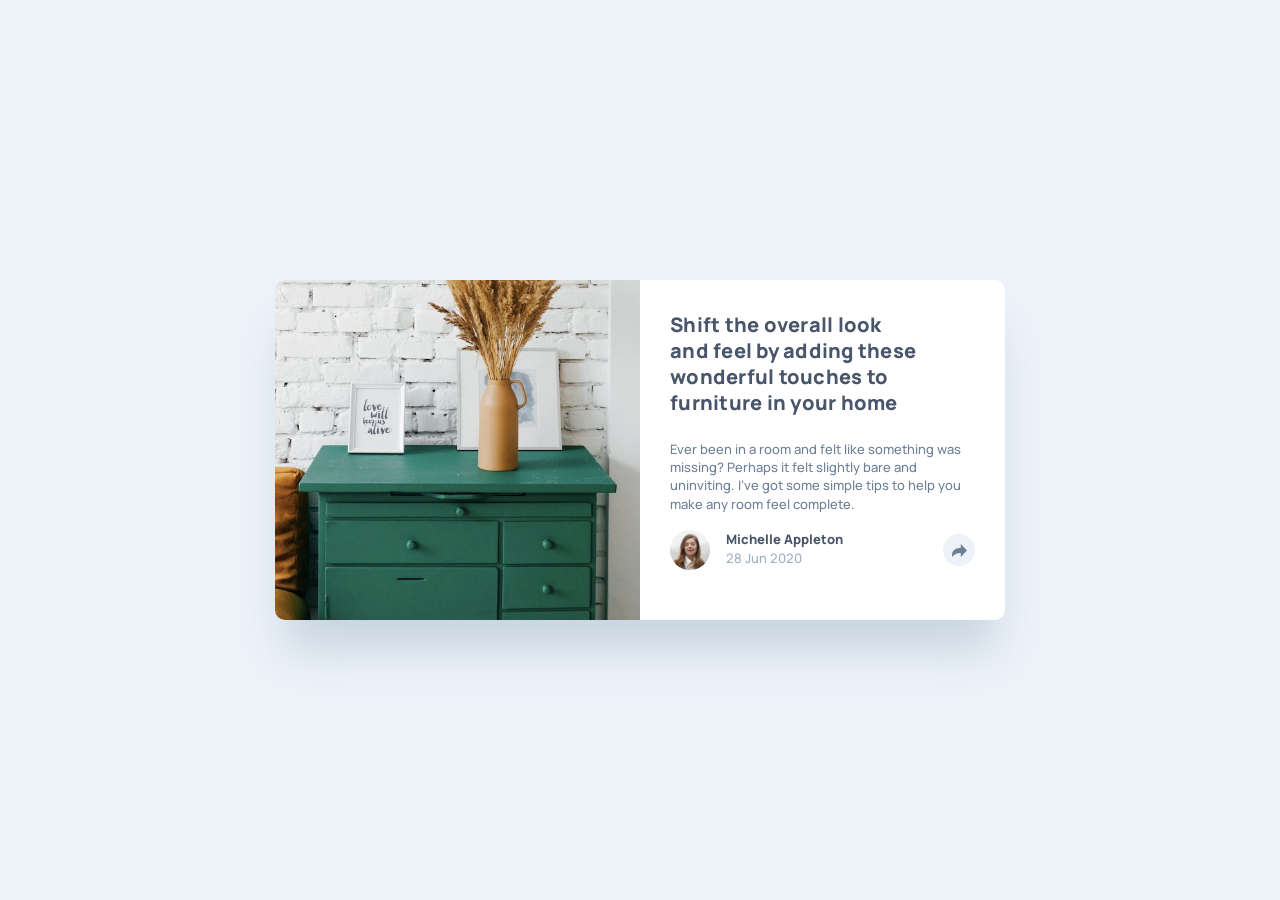
<file: article-preview-component-master/index.html>
<!DOCTYPE html>
<html lang="en">

<head>
  <meta charset="UTF-8">
  <meta name="viewport" content="width=device-width, initial-scale=1.0">

  <!-- Google Font  -->
  <link rel="preconnect" href="https://fonts.googleapis.com">
  <link rel="preconnect" href="https://fonts.gstatic.com" crossorigin>
  <link href="https://fonts.googleapis.com/css2?family=Manrope:wght@200..800&display=swap" rel="stylesheet">

  <link rel="icon" type="image/png" sizes="32x32" href="./images/favicon-32x32.png">
  <link rel="stylesheet" href="./styles/chores.css">
  <link rel="stylesheet" href="./styles/style.css">

  <script defer src="./main.js"></script>

  <title>Frontend Mentor | Article preview component</title>

</head>

<body>
  <main>
    <article class="card" aria-labelledby="article-title">
      <div class="card-image">
        <img src="./images/drawers.jpg" alt="">
      </div>

      <div class="card-content">
        <div class="text-content">
          <h1 class="description" id="article-title">
            Shift the overall look and feel by adding these wonderful
            touches to furniture in your home
          </h1>

          <p class="details">
            Ever been in a room and felt like something was missing? Perhaps
            it felt slightly bare and uninviting. I’ve got some simple tips
            to help you make any room feel complete.
          </p>
        </div>
      </div>

      <div class="avatar">
        <div class="avatar-info">
          <div class="avatar-image">
            <img src="./images/avatar-michelle.jpg" alt="">
          </div>

          <div class="avatar-details">
            <p class="name">Michelle Appleton</p>
            <p class="date">28 Jun 2020</p>
          </div>
        </div>

        <div class="share" id="share-menu">
          <p>SHARE</p>

          <div class="socials">
            <a href="https://facebook.com" aria-label="Visit Facebook">
              <img src="./images/icon-facebook.svg" alt="">
            </a>

            <a href="https://x.com/Hshs_dev" aria-label="Visit X">
              <img src="./images/icon-twitter.svg" alt="">
            </a>

            <a href="https://www.pinterest.com/" aria-label="Visit Pinterest">
              <img src="./images/icon-pinterest.svg" alt="">
            </a>
          </div>
        </div>

        <button type="button" aria-label="Share article" aria-expanded="false" aria-controls="share-menu">
          <svg xmlns="http://www.w3.org/2000/svg" width="15" height="13" aria-hidden="true" focusable="false">
            <path fill="currentColor"
              d="M15 6.495L8.766.014V3.88H7.441C3.33 3.88 0 7.039 0 10.936v2.049l.589-.612C2.59 10.294 5.422 9.11 8.39 9.11h.375v3.867L15 6.495z" />
          </svg>
        </button>
      </div>
    </article>
  </main>
</body>


</html>
</file>
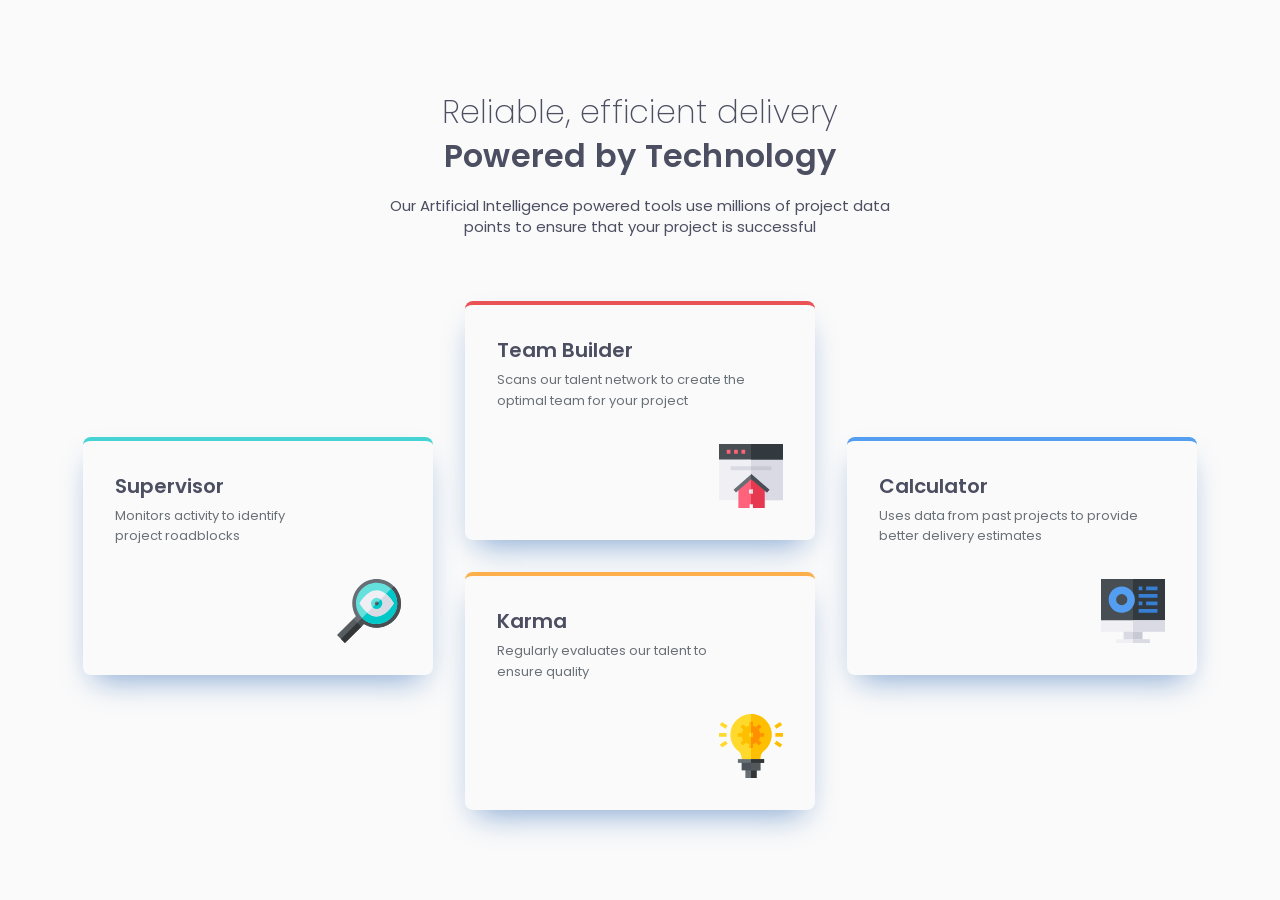
<file: four-card-feature-section-master/index.html>
<!DOCTYPE html>
<html lang="en">

<head>
  <meta charset="UTF-8">
  <meta name="viewport" content="width=device-width, initial-scale=1.0">

  <link rel="icon" type="image/png" sizes="32x32" href="./images/favicon-32x32.png">
  <link rel="stylesheet" href="./style.css">

  <title>Frontend Mentor | Four card feature section</title>

  <!--  Google Fonts  -->
  <link rel="preconnect" href="https://fonts.googleapis.com">
  <link rel="preconnect" href="https://fonts.gstatic.com" crossorigin>
  <link
    href="https://fonts.googleapis.com/css2?family=Poppins:ital,wght@0,100;0,200;0,300;0,400;0,500;0,600;0,700;0,800;0,900;1,100;1,200;1,300;1,400;1,500;1,600;1,700;1,800;1,900&display=swap"
    rel="stylesheet">


</head>

<body>
  <header>
    <h1>
      Reliable, efficient delivery
      <br>
      <span>
        Powered by Technology
      </span>
    </h1>
    <p>
      Our Artificial Intelligence powered tools use millions of project data points to ensure that your project is
      successful
    </p>
  </header>

  <main>
    <article class="card cyan">
      <div>
        <h2>
          Supervisor
        </h2>
        <p>
          Monitors activity to identify project roadblocks
        </p>
      </div>
      <img src="./images/icon-supervisor.svg" alt="Magnifying Glass Icon">
    </article>

    <article class="card red">
      <div>
        <h2>
          Team Builder
        </h2>
        <p>
          Scans our talent network to create the optimal team for your project
        </p>
      </div>
      <img src="./images/icon-team-builder.svg" alt="House Icon">
    </article>

    <article class="card orange">
      <div>
        <h2>
          Karma
        </h2>
        <p>
          Regularly evaluates our talent to ensure quality
        </p>
      </div>
      <img src="./images/icon-karma.svg" alt="Light Bulb Icon">
    </article>

    <article class="card blue">
      <div>
        <h2>
          Calculator
        </h2>
        <p>
          Uses data from past projects to provide better delivery estimates
        </p>
      </div>
      <img src="./images/icon-calculator.svg" alt="Monitor Icon">
    </article>
  </main>

</body>

</html>
</file>
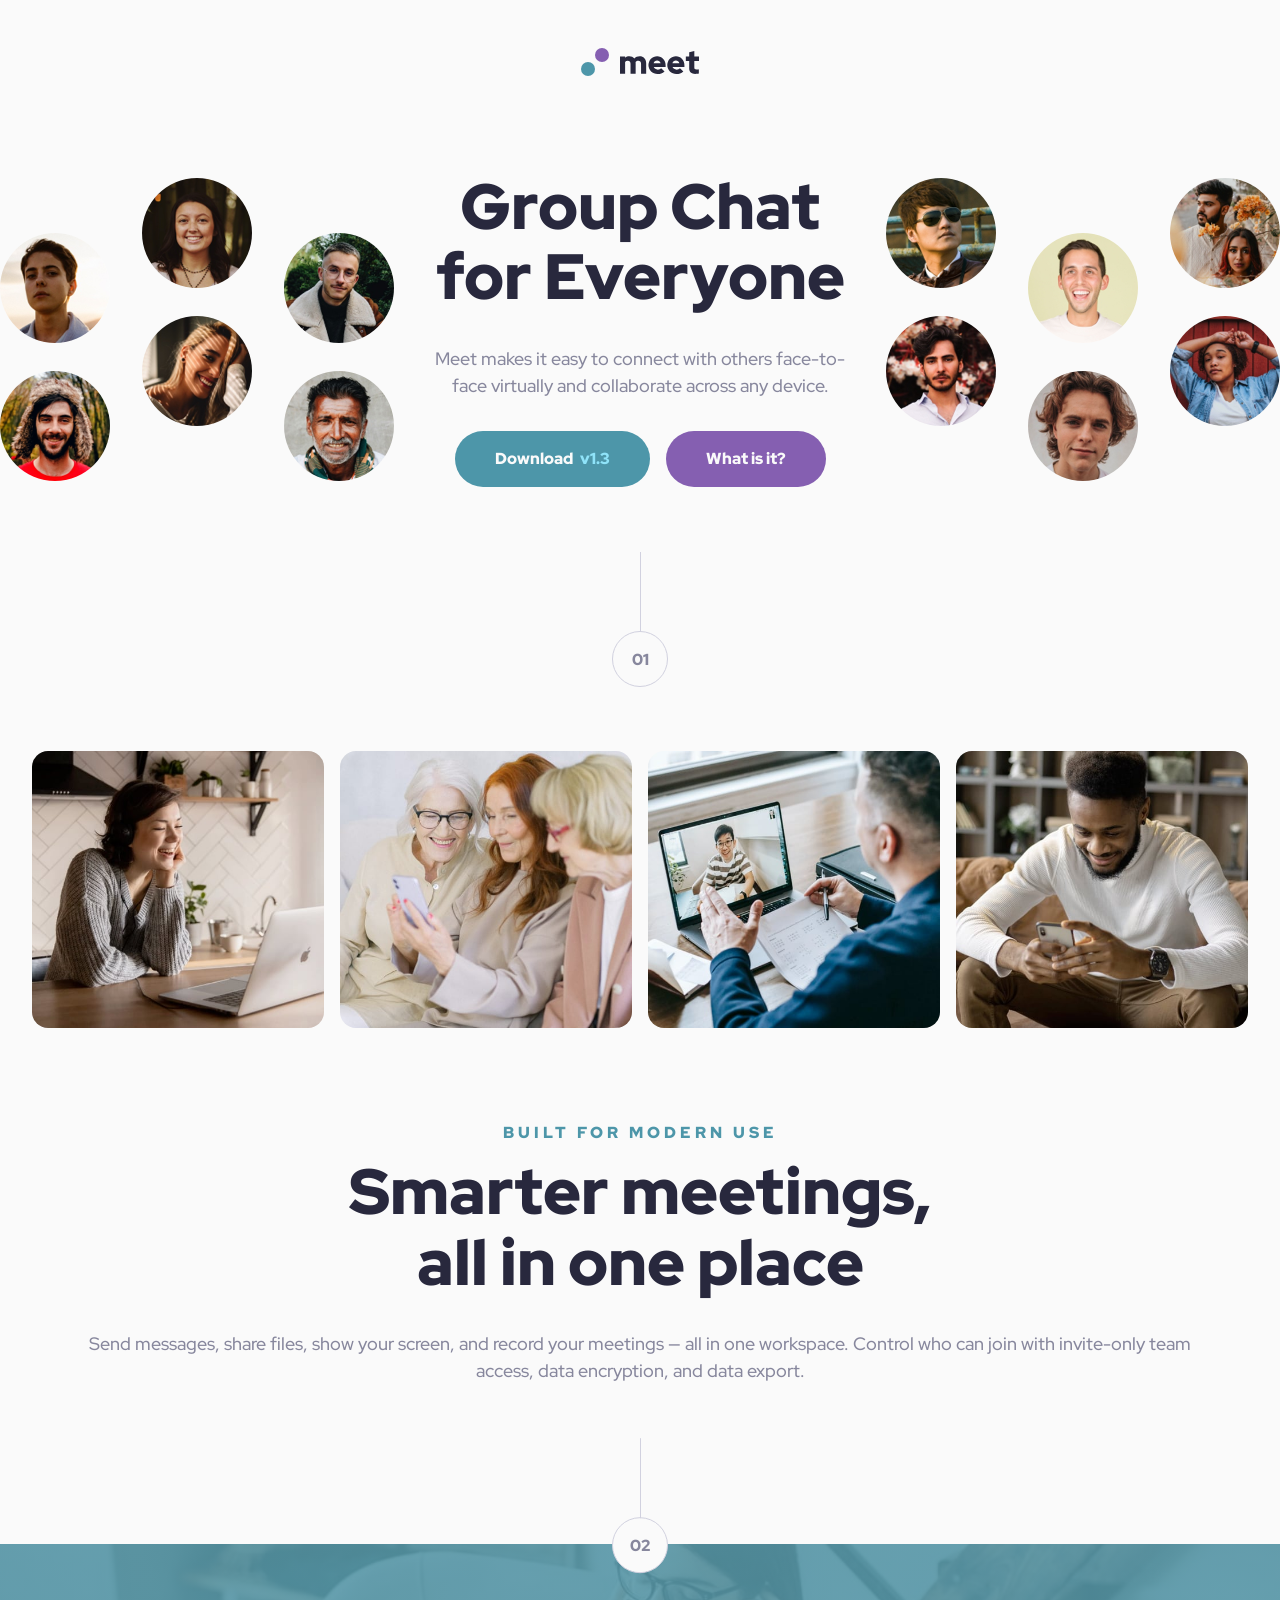
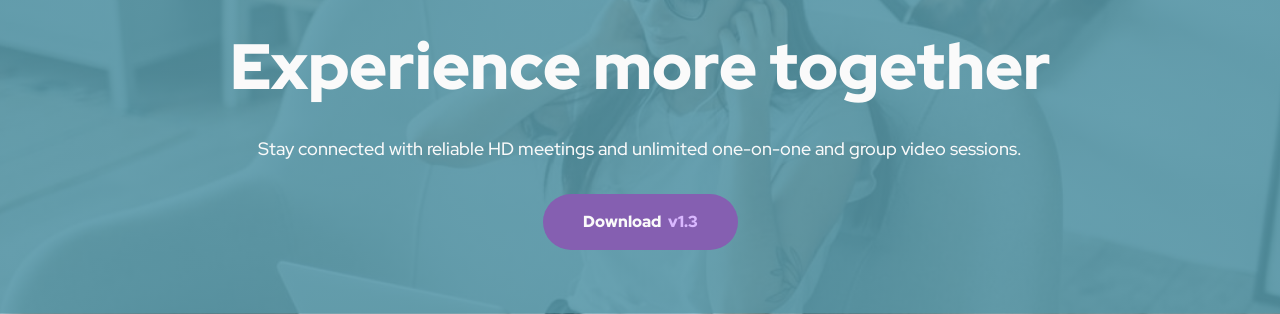
<file: meet-landing-page/index.html>
<!DOCTYPE html>
<html lang="en">

<head>
  <meta charset="UTF-8">
  <meta name="viewport" content="width=device-width, initial-scale=1.0">
  <!--  Google Fonts  -->
  <!-- Font: https://fonts.google.com/specimen/Red+Hat+Display?preview.script=Latn  -->
  <link rel="preconnect" href="https://fonts.googleapis.com">
  <link rel="preconnect" href="https://fonts.gstatic.com" crossorigin>
  <link href="https://fonts.googleapis.com/css2?family=Red+Hat+Display:ital,wght@0,300..900;1,300..900&display=swap"
    rel="stylesheet">

  <link rel="stylesheet" href="./style.css">
  <link rel="icon" type="image/png" sizes="32x32" href="./assets/favicon-32x32.png">

  <title>Frontend Mentor | Meet landing page</title>
</head>

<body>

  <h1 class="visually-hidden">Meet</h1>

  <nav>
    <a href="#">
      <img src="./assets/logo.svg" alt="Meet">
    </a>
  </nav>

  <header>
    <div class="hero-image">
      <img class="left" src="./assets/desktop/image-hero-left.png" alt="">
      <img class="right" src="./assets/desktop/image-hero-right.png" alt="">
    </div>
    <div class="text-content">
      <h2>Group Chat <br> for Everyone</h2>
      <p>
        Meet makes it easy to connect with others face-to-face virtually and collaborate across any device.
      </p>
      <div class="action">
        <button class="download">
          Download <span>v1.3</span>
        </button>
        <button class="what-is-it">
          What is it?
        </button>
      </div>
    </div>
  </header>

  <main>
    <div class="timeline-node" aria-hidden="true">01</div>
    <div class="main-image">
      <img src="./assets/desktop/image-woman-in-videocall.jpg" alt="Woman smiling during a video call">
      <img src="./assets/desktop/image-women-videochatting.jpg" alt="Two women chatting over a video call">
      <img src="./assets/desktop/image-men-in-meeting.jpg" alt="Two men collaborating in a meeting">
      <img src="./assets/desktop/image-man-texting.jpg" alt="Man sending a text message on his phone">
    </div>
    <div class="text-content">
      <div class="title">
        <p>
          Built for modern use
        </p>
        <h2>
          Smarter meetings, all in one place
        </h2>
      </div>
      <p>
        Send messages, share files, show your screen, and record your meetings — all in one
        workspace. Control who can join with invite-only team access, data encryption, and data export.
      </p>
    </div>
  </main>
  <footer>
    <div class="timeline-node" aria-hidden="true">02</div>
    <div class="text-content">
      <h2>
        Experience more together
      </h2>
      <p>
        Stay connected with reliable HD meetings and unlimited one-on-one and group video sessions.
      </p>
    </div>
    <button>
      Download <span>v1.3</span>
    </button>
  </footer>
</body>

</html>
</file>
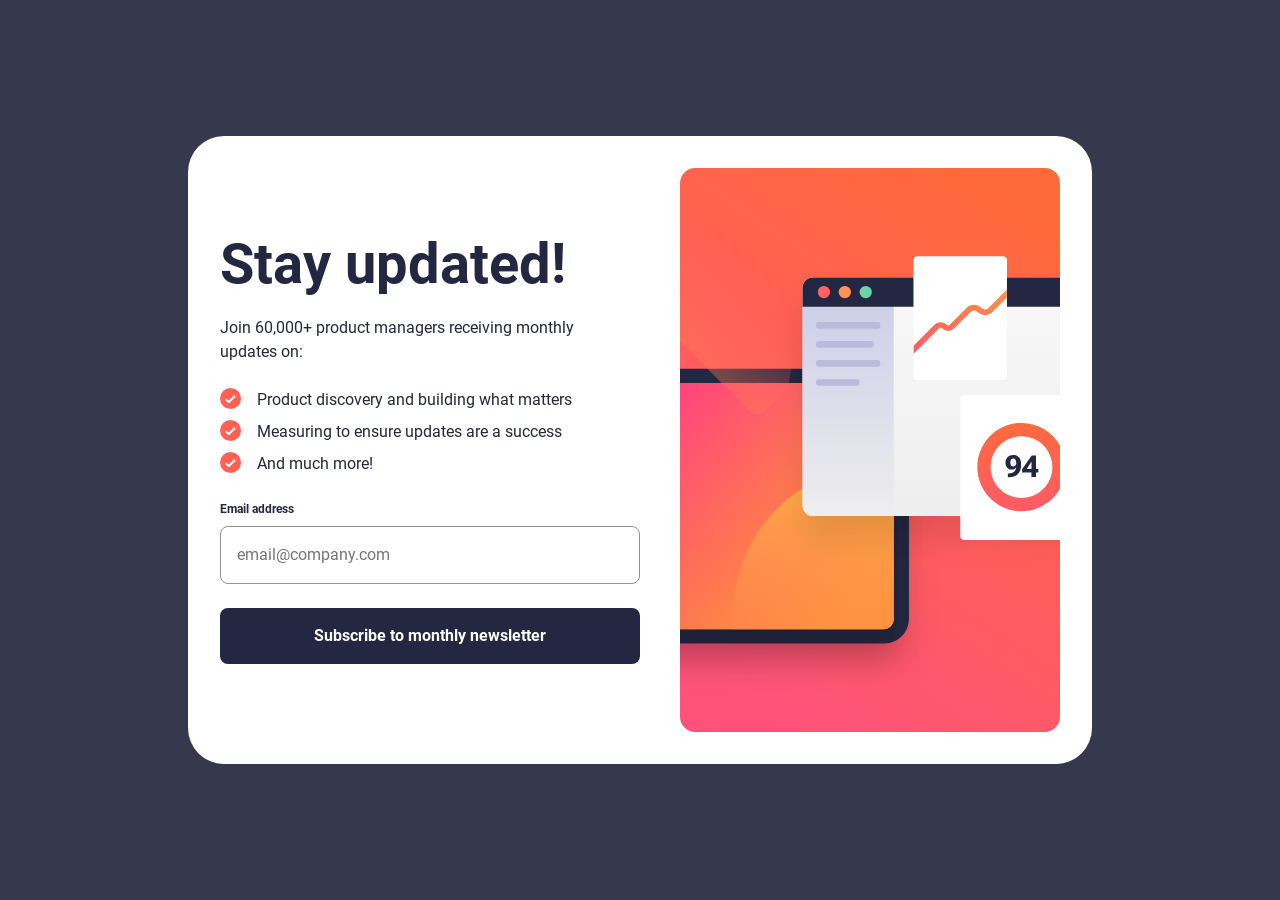
<file: newsletter-sign-up-with-success-message-main/index.html>
<!DOCTYPE html>
<html lang="en">

<head>
  <meta charset="UTF-8">
  <meta name="viewport" content="width=device-width, initial-scale=1.0">

  <link rel="icon" type="image/png" sizes="32x32" href="./assets/images/favicon-32x32.png">

  <link rel="stylesheet" href="./styles/chores.css">
  <link rel="stylesheet" href="./styles/style.css">

  <script defer src="./script.js"></script>

  <title>Frontend Mentor | Newsletter sign-up form with success message</title>

</head>

<body>

  <article class="sign-up">
    <div class="image">
      <picture>
        <source media="(min-width: 60rem)" srcset="./assets/images/illustration-sign-up-desktop.svg" alt="" />
        <source media="(min-width: 40rem)" srcset="./assets/images/illustration-sign-up-tablet.svg" alt="" />
        <img src="./assets/images/illustration-sign-up-mobile.svg" alt="">
      </picture>
    </div>
    <div class="content">
      <div class="text-content">
        <h1>
          Stay updated!
        </h1>
        <p>
          Join 60,000+ product managers receiving monthly updates on:
        </p>
        <ul>
          <li>
            Product discovery and building what matters
          </li>
          <li>
            Measuring to ensure updates are a success
          </li>
          <li>
            And much more!
          </li>
        </ul>
      </div>

      <form novalidate>
        <div class="form-field">
          <div class="error">
            <label for="email">Email address</label>
            <p id="email-error" aria-live="polite">Valid email required</p>
          </div>
          <input type="email" id="email" name="email" placeholder="email@company.com" autocomplete="email"
            aria-describedby="email-error" required />
        </div>
        <button type="submit">Subscribe to monthly newsletter</button>
      </form>

    </div>

  </article>

  <article class="success">
    <div class="content">
      <div class="image">
        <img src="./assets/images/icon-list.svg" alt="">
      </div>
      <h1>
        Thanks for subscribing!
      </h1>
      <p>
        A confirmation email has been sent to <strong>ash@loremcompany.com</strong>.
        Please open it and click the button inside to confirm your subscription.
      </p>
    </div>
    <button type="button">
      Dismiss message
    </button>
  </article>

</body>

</html>
</file>
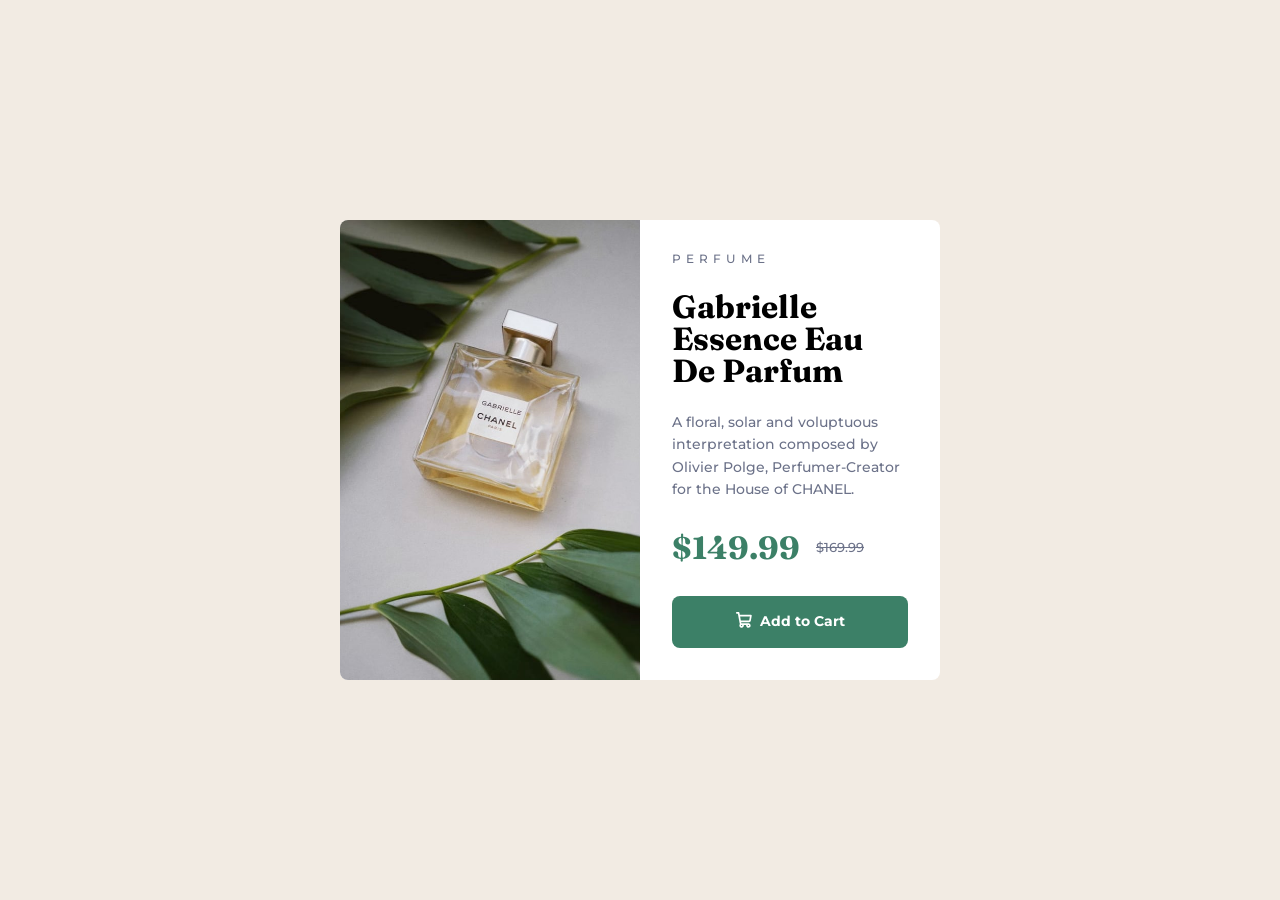
<file: product-preview-card-component-main/index.html>
<!DOCTYPE html>
<html lang="en">

<head>
  <meta charset="UTF-8">
  <meta name="viewport" content="width=device-width, initial-scale=1.0">
  <link rel="icon" type="image/png" sizes="32x32" href="./images/favicon-32x32.png">
  <title>Frontend Mentor | Product preview card component</title>
  <link rel="stylesheet" href="./style.css">
  <link rel="preconnect" href="https://fonts.googleapis.com">
  <link rel="preconnect" href="https://fonts.gstatic.com" crossorigin>
  <link
    href="https://fonts.googleapis.com/css2?family=Fraunces:ital,opsz,wght@0,9..144,100..900;1,9..144,100..900&family=Montserrat:ital,wght@0,100..900;1,100..900&display=swap"
    rel="stylesheet">
</head>

<body>
  <div class="card">
    <picture>
      <source media="(max-width: 27.5rem)" srcset="./images/image-product-mobile.jpg">
      <img src="./images/image-product-desktop.jpg" alt="Gabrielle Essence Eau De Parfum bottle">
    </picture>
    <div class="content">
      <div class="title">
        <p class="subtitle">
          Perfume
        </p>
        <h1 class="main-title">
          Gabrielle Essence Eau De Parfum
        </h1>
        <p class="description">
          A floral, solar and voluptuous interpretation composed by Olivier Polge,
          Perfumer-Creator for the House of CHANEL.
        </p>
      </div>
      <div class="price">
        <p class="current-price">
          $149.99
        </p>
        <del class="old-price">
          $169.99
        </del>
      </div>
      <button>
        <span class="icon-wrapper">
          <svg width="16" height="16" viewBox="0 0 16 16" fill="none" xmlns="http://www.w3.org/2000/svg">
            <path
              d="M2.58301 0C2.78034 0.000196292 2.97155 0.069828 3.12305 0.196289C3.27446 0.32278 3.37671 0.498284 3.41211 0.692383L3.79688 2.8125H14.9062C15.0297 2.81252 15.1518 2.8393 15.2637 2.8916C15.3755 2.94392 15.4746 3.0205 15.5537 3.11523C15.6328 3.20991 15.6901 3.32117 15.7217 3.44043C15.7533 3.55985 15.7583 3.68508 15.7363 3.80664L14.8818 8.50781C14.7995 8.96157 14.5601 9.37242 14.2061 9.66797C13.8521 9.96335 13.4054 10.125 12.9443 10.125H5.12695L5.29004 11.0195C5.30189 11.0841 5.3363 11.1425 5.38672 11.1846C5.43714 11.2267 5.50073 11.2499 5.56641 11.25H12.375C12.8442 11.2502 13.302 11.3969 13.6836 11.6699C14.065 11.9429 14.3513 12.3286 14.5029 12.7725C14.6546 13.2165 14.6641 13.6971 14.5293 14.1465C14.3945 14.5959 14.122 14.9921 13.751 15.2793C13.38 15.5664 12.9287 15.7301 12.46 15.748C11.9911 15.766 11.5286 15.6369 11.1367 15.3789C10.7449 15.1209 10.4432 14.7472 10.2744 14.3096C10.1057 13.8718 10.078 13.3918 10.1953 12.9375H7.80469C7.90132 13.3117 7.90008 13.7046 7.80078 14.0781C7.70141 14.4517 7.50709 14.7935 7.2373 15.0703C6.96742 15.3472 6.63075 15.5503 6.25977 15.6592C5.88878 15.768 5.49583 15.7795 5.11914 15.6924C4.74262 15.6053 4.39483 15.4226 4.10938 15.1621C3.8239 14.9015 3.61023 14.5712 3.48926 14.2041C3.36833 13.8369 3.34427 13.4447 3.41895 13.0654C3.49367 12.6861 3.66482 12.332 3.91602 12.0381C3.77414 11.8201 3.67691 11.5761 3.62988 11.3203L1.87793 1.6875H0.84375C0.619974 1.6875 0.405304 1.59866 0.24707 1.44043C0.0888366 1.2822 0 1.06753 0 0.84375C0 0.619974 0.0888365 0.405304 0.24707 0.24707C0.405304 0.0888365 0.619974 0 0.84375 0H2.58301ZM12.2656 12.9482C12.1565 12.9699 12.0562 13.0239 11.9775 13.1025C11.8989 13.1812 11.8449 13.2815 11.8232 13.3906C11.8017 13.4995 11.813 13.6123 11.8555 13.7148C11.898 13.8176 11.97 13.906 12.0625 13.9678C12.155 14.0296 12.2638 14.0625 12.375 14.0625C12.5242 14.0625 12.667 14.0029 12.7725 13.8975C12.8779 13.792 12.9375 13.6492 12.9375 13.5C12.9375 13.3888 12.9046 13.28 12.8428 13.1875C12.781 13.095 12.6926 13.023 12.5898 12.9805C12.4873 12.938 12.3745 12.9267 12.2656 12.9482ZM5.625 12.9375C5.51376 12.9375 5.40499 12.9704 5.3125 13.0322C5.22 13.094 5.14804 13.1824 5.10547 13.2852C5.06304 13.3877 5.05166 13.5005 5.07324 13.6094C5.09495 13.7185 5.14887 13.8188 5.22754 13.8975C5.30621 13.9761 5.40651 14.0301 5.51562 14.0518C5.62452 14.0733 5.73725 14.062 5.83984 14.0195C5.94263 13.977 6.03097 13.905 6.09277 13.8125C6.15456 13.72 6.1875 13.6112 6.1875 13.5C6.1875 13.3508 6.12795 13.208 6.02246 13.1025C5.91697 12.9971 5.77418 12.9375 5.625 12.9375ZM4.10449 4.5L4.82031 8.4375H12.9443C13.0097 8.43693 13.073 8.41318 13.123 8.37109C13.173 8.32905 13.207 8.27123 13.2188 8.20703L13.8955 4.5H4.10449Z"
              fill="white" />
          </svg>
        </span> Add to Cart
      </button>
    </div>
  </div>
</body>

</html>
</file>
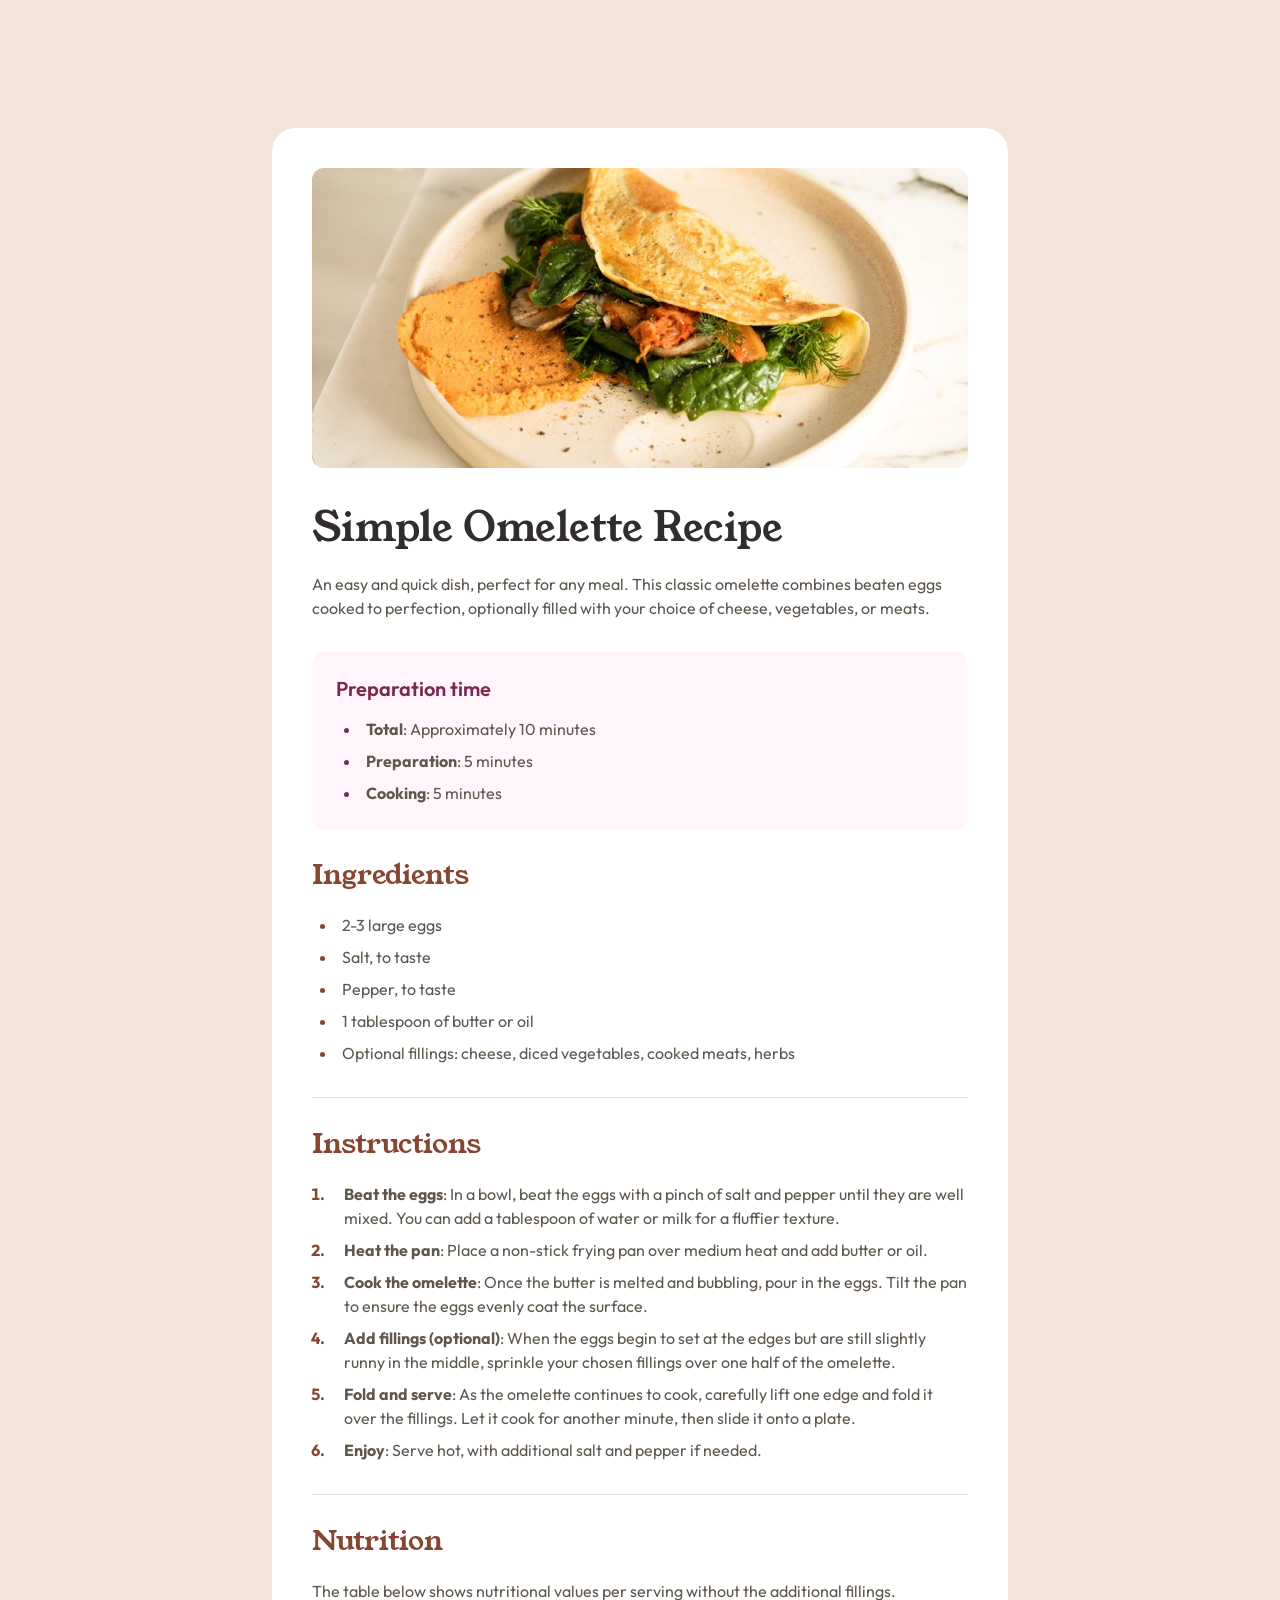
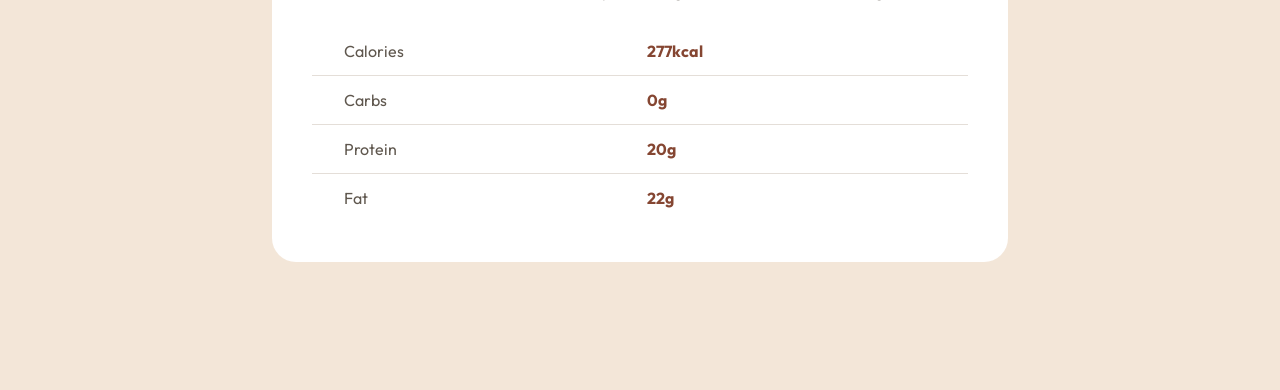
<file: recipe-page-main/index.html>
<!doctype html>
<html lang="en">

<head>
  <meta charset="UTF-8" />
  <meta name="viewport" content="width=device-width, initial-scale=1.0" />

  <link rel="icon" type="image/png" sizes="32x32" href="./assets/images/favicon-32x32.png" />
  <link rel="stylesheet" href="./style.css" />

  <title>Frontend Mentor | Recipe page</title>
</head>

<body>
  <main>
    <div class="recipe-card">
      <img src="./assets/images/image-omelette.jpeg" alt="an egg omelette recipe" />

      <!-- Title Section -->
      <div class="title">
        <h1 class="name">Simple Omelette Recipe</h1>
        <p class="description">
          An easy and quick dish, perfect for any meal. This classic omelette
          combines beaten eggs cooked to perfection, optionally filled with
          your choice of cheese, vegetables, or meats.
        </p>
      </div>

      <!-- Preparation Section -->
      <section class="preparation">
        <h2>Preparation time</h2>
        <ul class="list">
          <li><span>Total</span>: Approximately 10 minutes</li>
          <li><span>Preparation</span>: 5 minutes</li>
          <li><span>Cooking</span>: 5 minutes</li>
        </ul>
      </section>

      <!-- Ingredients Section -->
      <section class="ingredients">
        <h2 class="heading">Ingredients</h2>
        <ul class="list">
          <li>2-3 large eggs</li>
          <li>Salt, to taste</li>
          <li>Pepper, to taste</li>
          <li>1 tablespoon of butter or oil</li>
          <li>
            Optional fillings: cheese, diced vegetables, cooked meats, herbs
          </li>
        </ul>
      </section>

      <hr />

      <!-- Instructions Section -->
      <section class="instructions">
        <h2 class="heading">Instructions</h2>
        <ol class="list">
          <li>
            <span>Beat the eggs</span>: In a bowl, beat the eggs with a pinch of salt and
            pepper until they are well mixed. You can add a tablespoon of
            water or milk for a fluffier texture.
          </li>
          <li>
            <span>Heat the pan</span>: Place a non-stick frying pan over medium heat and
            add butter or oil.
          </li>
          <li>
            <span>Cook the omelette</span>: Once the butter is melted and bubbling, pour in
            the eggs. Tilt the pan to ensure the eggs evenly coat the surface.
          </li>
          <li>
            <span>Add fillings (optional)</span>: When the eggs begin to set at the edges
            but are still slightly runny in the middle, sprinkle your chosen
            fillings over one half of the omelette.
          </li>
          <li>
            <span>Fold and serve</span>: As the omelette continues to cook, carefully lift
            one edge and fold it over the fillings. Let it cook for another
            minute, then slide it onto a plate.
          </li>
          <li>
            <span>Enjoy</span>: Serve hot, with additional salt and pepper if needed.
          </li>
        </ol>
      </section>

      <hr />

      <!-- Nutrition Section -->
      <section class="nutrition">
        <h2 class="heading">Nutrition</h2>
        <p class="description">
          The table below shows nutritional values per serving without the
          additional fillings.
        </p>
        <table>
          <tbody>
            <tr>
              <th scope="row">Calories</th>
              <td>277kcal</td>
            </tr>
            <tr>
              <th scope="row">Carbs</th>
              <td>0g</td>
            </tr>
            <tr>
              <th scope="row">Protein</th>
              <td>20g</td>
            </tr>
            <tr>
              <th scope="row">Fat</th>
              <td>22g</td>
            </tr>
          </tbody>
        </table>
      </section>
    </div>
  </main>
</body>

</html>
</file>
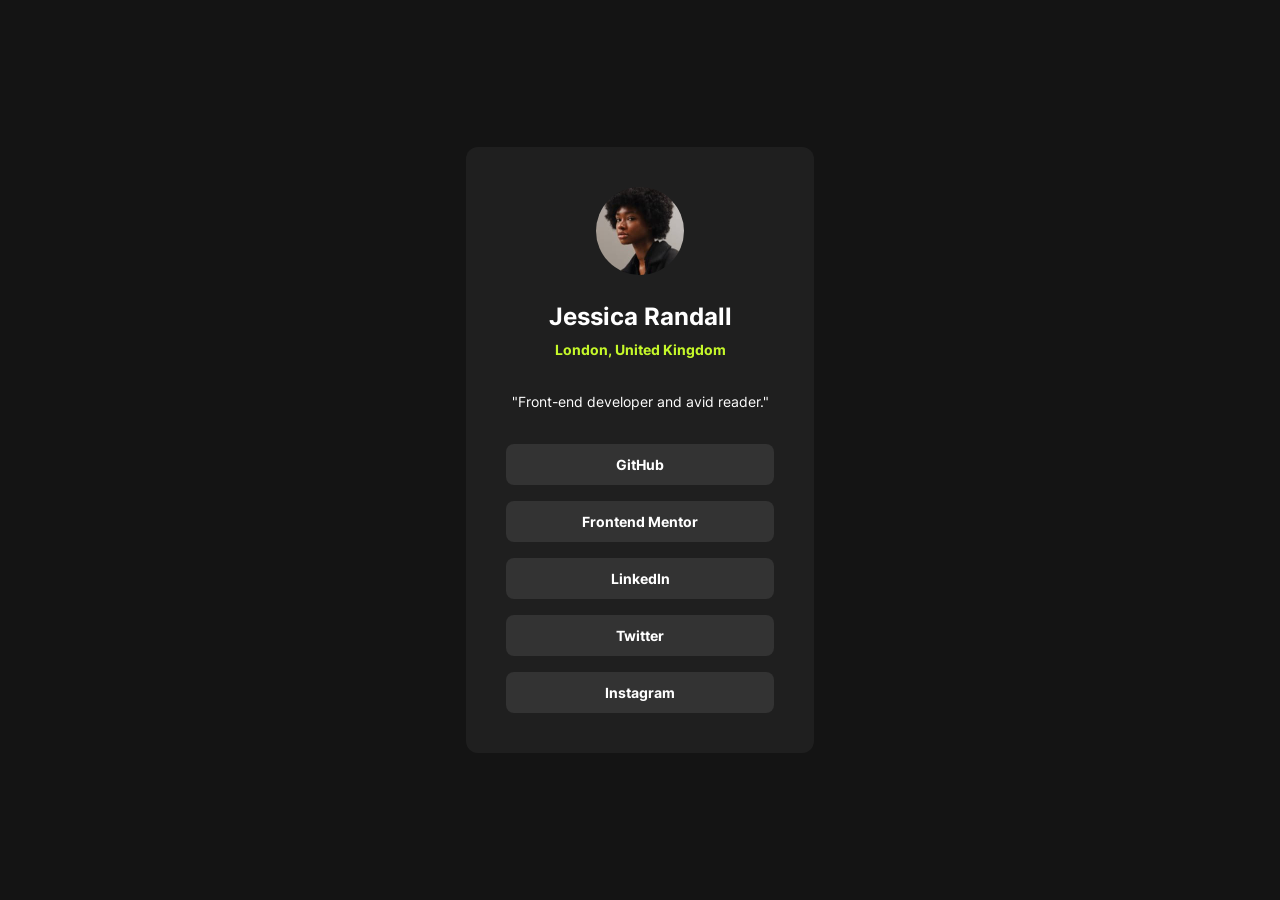
<file: social-links-profile-main/index.html>
<!doctype html>
<html lang="en">
  <head>
    <meta charset="UTF-8" />
    <meta name="viewport" content="width=device-width, initial-scale=1.0" />
    <!-- displays site properly based on user's device -->

    <link
      rel="icon"
      type="image/png"
      sizes="32x32"
      href="./assets/images/favicon-32x32.png"
    />
    <link rel="stylesheet" href="./index.css" />

    <title>Frontend Mentor | Social links profile</title>
  </head>

  <body>
    <main class="card">
      <img
        src="./assets/images/avatar-jessica.jpeg"
        alt="Jessica Avatar Image"
      />
      <div class="info">
        <h1 class="name">Jessica Randall</h1>
        <p class="location">London, United Kingdom</p>
        <p class="role">"Front-end developer and avid reader."</p>
      </div>
      <div class="links">
        <a href="https://github.com/hshs-dev">GitHub</a>
        <a href="https://www.frontendmentor.io/profile/HsHs-dev"
          >Frontend Mentor</a
        >
        <a href="https://www.linkedin.com/in/hshsdev/">LinkedIn</a>
        <a href="https://twitter.com/hshs_dev">Twitter</a>
        <a href="https://instagram.com/hs.2k3">Instagram</a>
      </div>
    </main>
  </body>
</html>
</file>
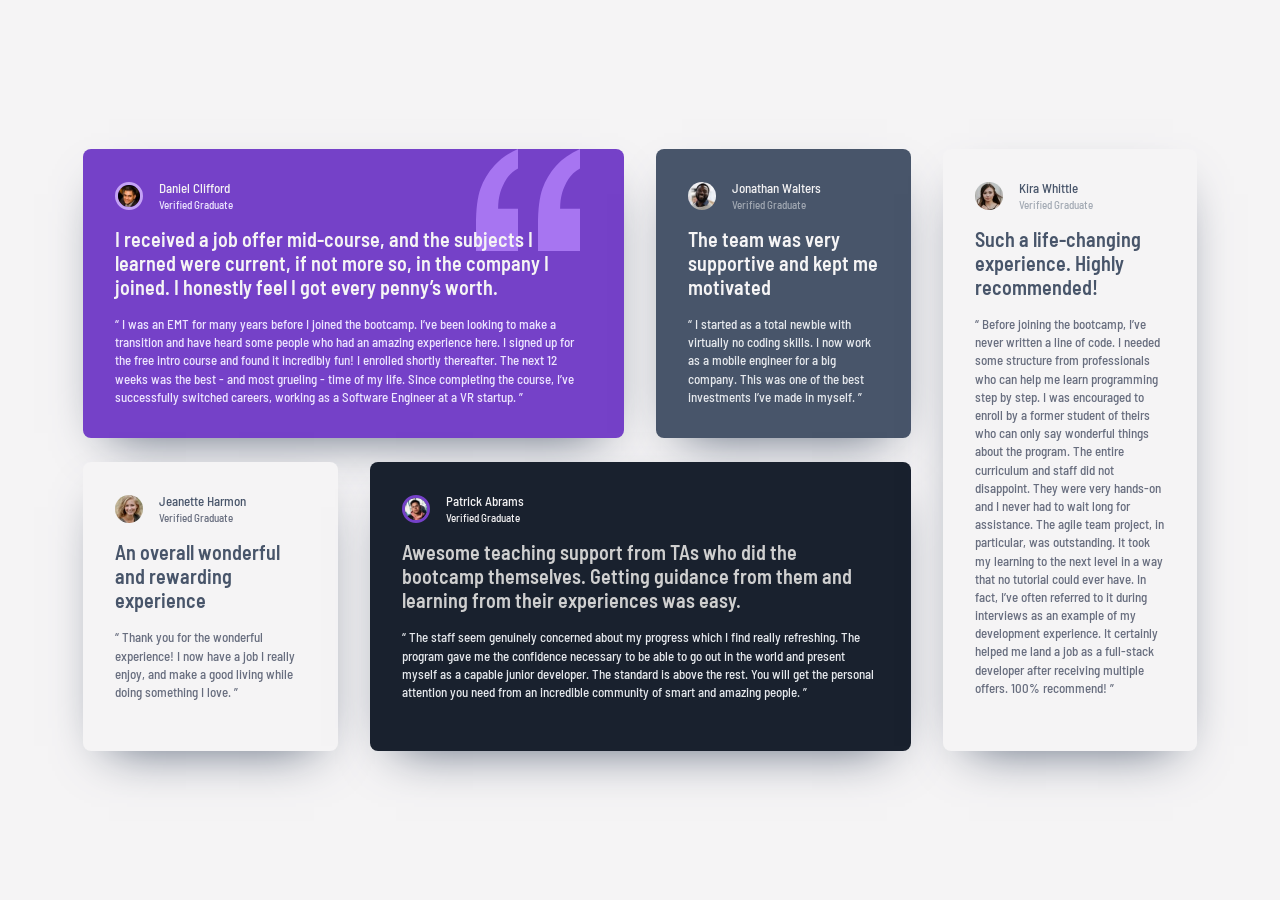
<file: testimonials-grid-section-main/index.html>
<!DOCTYPE html>
<html lang="en">

<head>
  <meta charset="UTF-8">
  <meta name="viewport" content="width=device-width, initial-scale=1.0">

  <!-- Google Font -->
  <link rel="preconnect" href="https://fonts.googleapis.com">
  <link rel="preconnect" href="https://fonts.gstatic.com" crossorigin>
  <link
    href="https://fonts.googleapis.com/css2?family=Barlow+Semi+Condensed:ital,wght@0,100;0,200;0,300;0,400;0,500;0,600;0,700;0,800;0,900;1,100;1,200;1,300;1,400;1,500;1,600;1,700;1,800;1,900&display=swap"
    rel="stylesheet">

  <link rel="icon" type="image/png" sizes="32x32" href="./images/favicon-32x32.png">
  <link rel="stylesheet" href="./style.css">

  <title>Frontend Mentor | Testimonials Grid Section</title>

</head>

<body>

  <h1 class="visually-hidden">Testimonials</h1>

  <main>
    <article class="card daniel">
      <header>
        <img src="./images/image-daniel.jpg" alt="">
        <div>
          <h2 class="name">
            Daniel Clifford
          </h2>
          <p class="title">
            Verified Graduate
          </p>
        </div>
      </header>

      <blockquote>
        <p class="summary">
          I received a job offer mid-course, and the subjects I learned were current, if not more so,
          in the company I joined. I honestly feel I got every penny’s worth.
        </p>

        <p class="comment">
          I was an EMT for many years before I joined the bootcamp. I’ve been looking to make a
          transition and have heard some people who had an amazing experience here. I signed up
          for the free intro course and found it incredibly fun! I enrolled shortly thereafter.
          The next 12 weeks was the best - and most grueling - time of my life. Since completing
          the course, I’ve successfully switched careers, working as a Software Engineer at a VR startup.
        </p>
      </blockquote>
    </article>

    <article class="card jonathan">
      <header>
        <img src="./images/image-jonathan.jpg" alt="">
        <div>
          <h2 class="name">
            Jonathan Walters
          </h2>
          <p class="title">
            Verified Graduate
          </p>
        </div>
      </header>

      <blockquote>
        <p class="summary">
          The team was very supportive and kept me motivated
        </p>

        <p class="comment">
          I started as a total newbie with virtually no coding skills. I now work as a mobile engineer
          for a big company. This was one of the best investments I’ve made in myself.
        </p>
      </blockquote>
    </article>

    <article class="card jeanette">
      <header>
        <img src="./images/image-jeanette.jpg" alt="">
        <div>
          <h2 class="name">
            Jeanette Harmon
          </h2>
          <p class="title">
            Verified Graduate
          </p>
        </div>
      </header>

      <blockquote>
        <p class="summary">
          An overall wonderful and rewarding experience
        </p>

        <p class="comment">
          Thank you for the wonderful experience! I now have a job I really enjoy, and make a good living
          while doing something I love.
        </p>
      </blockquote>
    </article>

    <article class="card patrick">
      <header>
        <img src="./images/image-patrick.jpg" alt="">
        <div>
          <h2 class="name">
            Patrick Abrams
          </h2>
          <p class="title">
            Verified Graduate
          </p>
        </div>
      </header>

      <blockquote>
        <p class="summary">
          Awesome teaching support from TAs who did the bootcamp themselves. Getting guidance from them
          and learning from their experiences was easy.
        </p>

        <p class="comment">
          The staff seem genuinely concerned about my progress which I find really refreshing. The program
          gave me the confidence necessary to be able to go out in the world and present myself as a capable
          junior developer. The standard is above the rest. You will get the personal attention you need from
          an incredible community of smart and amazing people.
        </p>
      </blockquote>
    </article>

    <article class="card kira">
      <header>
        <img src="./images/image-kira.jpg" alt="">
        <div>
          <h2 class="name">
            Kira Whittle
          </h2>
          <p class="title">
            Verified Graduate
          </p>
        </div>
      </header>

      <blockquote>
        <p class="summary">
          Such a life-changing experience. Highly recommended!
        </p>

        <p class="comment">
          Before joining the bootcamp, I’ve never written a line of code. I needed some structure from
          professionals who can help me learn programming step by step. I was encouraged to enroll by a former
          student of theirs who can only say wonderful things about the program. The entire curriculum and staff
          did not disappoint. They were very hands-on and I never had to wait long for assistance. The agile team
          project, in particular, was outstanding. It took my learning to the next level in a way that no tutorial
          could ever have. In fact, I’ve often referred to it during interviews as an example of my development
          experience. It certainly helped me land a job as a full-stack developer after receiving multiple offers.
          100% recommend!
        </p>
      </blockquote>
    </article>

  </main>
</body>

</html>
</file>
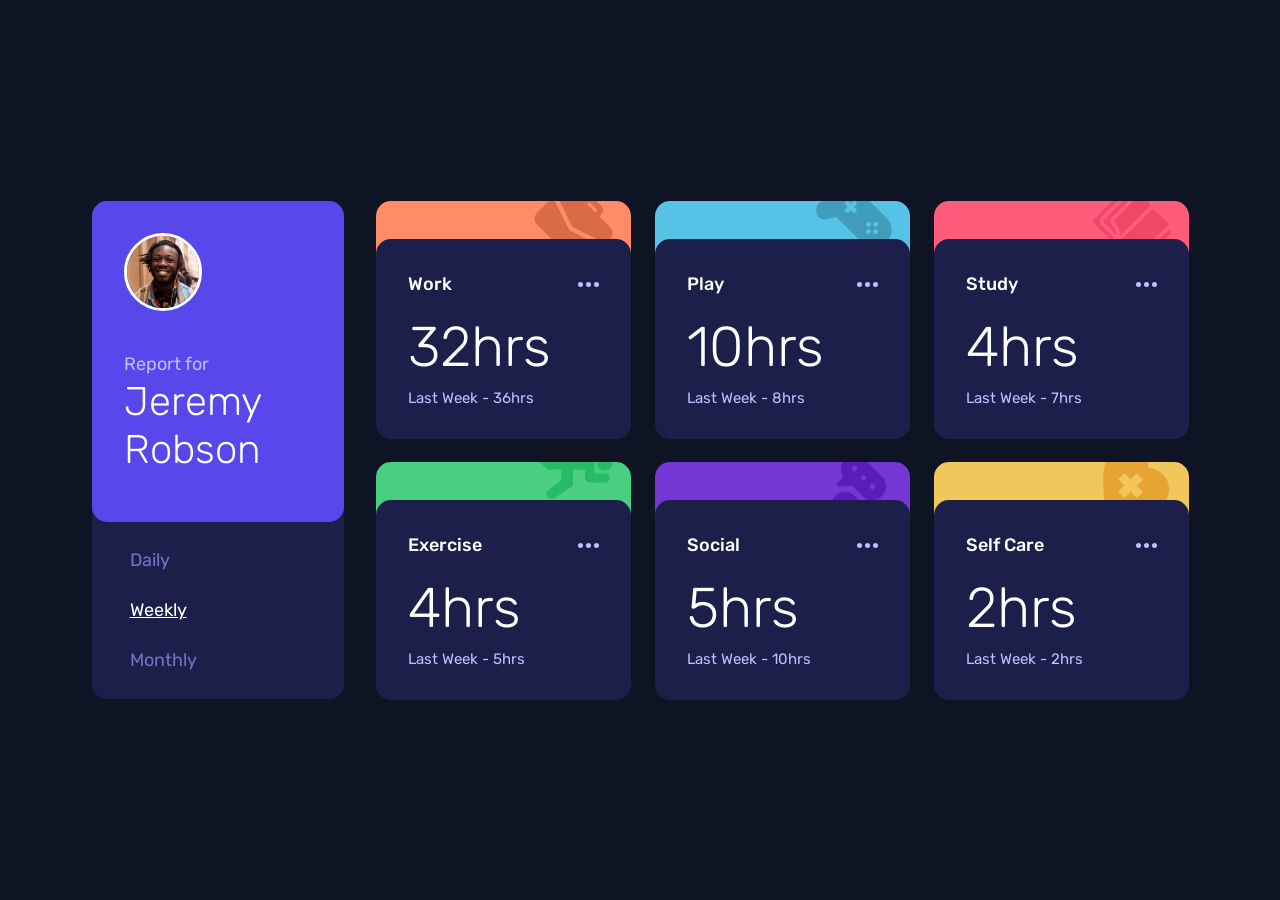
<file: time-tracking-dashboard-main/index.html>
<!DOCTYPE html>
<html lang="en">

<head>
  <meta charset="UTF-8">
  <meta name="viewport" content="width=device-width, initial-scale=1.0">
  <!-- displays site properly based on user's device -->

  <link rel="icon" type="image/png" sizes="32x32" href="./images/favicon-32x32.png">

  <link rel="stylesheet" href="./styles/reset.css">
  <link rel="stylesheet" href="styles/main.css">

  <link rel="preconnect" href="https://fonts.googleapis.com">
  <link rel="preconnect" href="https://fonts.gstatic.com" crossorigin>
  <link href="https://fonts.googleapis.com/css2?family=Rubik:ital,wght@0,300..900;1,300..900&display=swap"
    rel="stylesheet">

  <script defer src="./script.js"></script>

  <title>Frontend Mentor | Time tracking dashboard</title>

</head>

<body>

  <main>
    <article class="report">
      <div class="info">
        <div class="image">
          <img src="./images/image-jeremy.png" alt="">
        </div>
        <div class="content">
          <p>Report for</p>
          <h1>Jeremy <span>Robson</span></h1>
        </div>
      </div>
      <div class="filters">
        <button class="daily" aria-pressed="false">Daily</button>
        <button class="weekly" aria-pressed="true">Weekly</button>
        <button class="monthly" aria-pressed="false">Monthly</button>
      </div>
    </article>

    <div class="stats"></div>

  </main>

</body>

</html>
</file>
<file: article-preview-component-master/styles/chores.css>
/* Begin of CSS reset, credits: https://www.joshwcomeau.com/css/custom-css-reset/ */

/* 1. Use a more-intuitive box-sizing model */
*,
*::before,
*::after {
  box-sizing: border-box;
}

/* 2. Remove default margin */
*:not(dialog) {
  margin: 0;
}

/* 3. Enable keyword animations */
@media (prefers-reduced-motion: no-preference) {
  html {
    interpolate-size: allow-keywords;
  }
}

body {
  /* 4. Increase line-height */
  line-height: 1.5;
  /* 5. Improve text rendering */
  -webkit-font-smoothing: antialiased;
}

/* 6. Improve media defaults */
img,
picture,
video,
canvas,
svg {
  display: block;
  max-width: 100%;
}

/* 7. Inherit fonts for form controls */
input,
button,
textarea,
select {
  font: inherit;
}

/* 8. Avoid text overflows */
p,
h1,
h2,
h3,
h4,
h5,
h6 {
  overflow-wrap: break-word;
}

/* 9. Improve line wrapping */
p {
  text-wrap: pretty;
}

h1,
h2,
h3,
h4,
h5,
h6 {
  text-wrap: balance;
}

/*
  10. Create a root stacking context
*/
#root,
#__next {
  isolation: isolate;
}

/* Issue arised, browser defautl heading styling beat inheritance */
h1,
h2,
h3,
h4,
h5,
h6 {
  font-weight: inherit;
}

/* End of CSS reset */

.visually-hidden {
  position: absolute;
  width: 1px;
  height: 1px;
  padding: 0;
  margin: -1px;
  overflow: hidden;
  clip: rect(0, 0, 0, 0);
  white-space: nowrap;
  border: 0;
}
</file>
<file: article-preview-component-master/styles/style.css>
:root {
  --color-white: hsl(0, 0%, 100%);
  --color-grey-900: hsl(217, 19%, 35%);
  --color-grey-500: hsl(214, 17%, 51%);
  --color-grey-400: hsl(212, 23%, 69%);
  --color-grey-200: hsl(210, 46%, 95%);
  --font-family: "Manrope", sans-serif;
  --font-size-body: 0.8125rem;
  --font-weight-medium: 500;
  --font-weight-bold: 900;
}

body {
  min-height: 100dvh;
  display: flex;
  flex-direction: column;
  justify-content: center;
  align-items: center;
  background-color: var(--color-grey-200);
  font-family: var(--font-family);
  font-size: var(--font-size-body);
  padding: 1.5rem;
}

.card {
  max-width: 45.625rem;
  width: 100%;
  display: flex;
  flex-direction: column;
  gap: 2rem;
  background-color: var(--color-white);
  box-shadow: 0px 40px 40px -10px #C9D5E1;
  border-radius: 0.625rem;
}

.card-image img {
  border-radius: 0.625rem 0.625rem 0 0;
}

.card-content {
  display: flex;
  flex-direction: column;
  padding-inline: 1.875rem;
}

.card .text-content {
  display: flex;
  flex-direction: column;
  gap: 1.5rem;

  .details {
    font-size: 0.8125rem;
    font-weight: var(--font-weight-medium);
    line-height: 1.4;
    letter-spacing: 0.12%;
    color: var(--color-grey-500);
  }

  .description {
    font-size: 1.25rem;
    font-weight: var(--font-weight-bold);
    line-height: 1.3;
    letter-spacing: 0.25px;
    color: var(--color-grey-900);
  }

}

.card .avatar {
  position: relative;
  display: flex;
  justify-content: space-between;
  align-items: center;
  border-radius: 0 0 0.625rem 0.625rem;
  padding-inline: 1.875rem;
  padding-block: 1.1rem;
  gap: 4rem;
}

.card .avatar .avatar-info {
  display: flex;
  gap: 1rem;
  visibility: visible;
  transition: opacity 0.25s ease, visibility 0.25s ease;


  .avatar-image {
    display: grid;
    place-items: center;
    width: 2.5rem;
    height: 2.5rem;
    flex-shrink: 0;
    border-radius: 50%;
    overflow: hidden;
  }

  .avatar-image img {
    width: 100%;
    height: 100%;
    object-fit: cover;
  }

  .avatar-details {
    font-size: 0.8125rem;
    line-height: 1.4;
    letter-spacing: 0.12%;

    .name {
      font-weight: var(--font-weight-bold);
      color: var(--color-grey-900);
    }

    .date {
      font-weight: var(--font-weight-medium);
      color: var(--color-grey-400);
    }
  }
}


.avatar button {
  display: grid;
  place-items: center;
  width: 2rem;
  height: 2rem;
  flex-shrink: 0;
  border-radius: 50%;
  border: none;
  cursor: pointer;
  background-color: var(--color-grey-200);
  color: var(--color-grey-500);
  transition: color 300ms ease, background-color 300ms ease;
}

.avatar button:hover {
  color: var(--color-white);
  background-color: var(--color-grey-500);
}

.share {
  position: absolute;
  opacity: 0;
  visibility: hidden;
  display: flex;
  justify-content: space-between;
  gap: 1.5rem;
  transition: opacity 0.25s ease, visibility 0.25s ease;
}

.share p {
  font-size: 0.8125rem;
  line-height: 1.4;
  letter-spacing: 25%;
  color: var(--color-grey-400);
}

.share .socials {
  display: flex;
  justify-content: space-between;
  align-items: baseline;
  gap: 1rem;
}

.share.visible {
  opacity: 1;
  visibility: visible;
}

.card .avatar .avatar-info.visible {
  opacity: 0;
  visibility: hidden;
}

.card .avatar.visible {
  background-color: var(--color-grey-900);
}

.card .avatar button.visible {
  color: var(--color-white);
  background-color: var(--color-grey-500);
}

/* Media Quereis */

@media (min-width: 40rem) {

  .card {
    display: grid;
    grid-template-columns: 1fr 1fr;
    grid-template-rows: auto auto;
    gap: 0px 0px;
    grid-auto-flow: row;
    grid-template-areas:
      "card-image card-content"
      "card-image avatar";
  }

  .card-image {
    grid-area: card-image;
  }

  .card-image img {
    width: 100%;
    height: 100%;
    object-fit: cover;
    border-radius: 0.625rem 0 0 0.625rem;
  }

  .card-content {
    grid-area: card-content;
    margin-top: 2rem;
  }

  .avatar {
    grid-area: avatar;
    margin-bottom: 2rem;
  }

  /* Keep the avatar section's background unchanged */
  .card .avatar.visible {
    background-color: transparent;
  }

  .card .avatar .avatar-info.visible {
    opacity: 1;
    visibility: visible;
  }


  .share {
    width: max-content;
    padding-inline: 2rem;
    padding-block: 1rem;
    left: 55%;
    top: -70%;
    background-color: var(--color-grey-900);
    border-radius: 1rem;
  }

  .share::after {
    content: "";
    position: absolute;
    bottom: 0;
    left: 50%;
    transform: translateX(-50%) translateY(100%);
    border-width: 10px;
    border-style: solid;
    border-color: var(--color-grey-900) transparent transparent transparent;
  }


}
</file>
<file: four-card-feature-section-master/style.css>
/* Begin of CSS reset, credits: https://www.joshwcomeau.com/css/custom-css-reset/ */

/* 1. Use a more-intuitive box-sizing model */
*,
*::before,
*::after {
  box-sizing: border-box;
}

/* 2. Remove default margin */
*:not(dialog) {
  margin: 0;
}

/* 3. Enable keyword animations */
@media (prefers-reduced-motion: no-preference) {
  html {
    interpolate-size: allow-keywords;
  }
}

body {
  /* 4. Increase line-height */
  line-height: 1.5;
  /* 5. Improve text rendering */
  -webkit-font-smoothing: antialiased;
}

/* 6. Improve media defaults */
img,
picture,
video,
canvas,
svg {
  display: block;
  max-width: 100%;
}

/* 7. Inherit fonts for form controls */
input,
button,
textarea,
select {
  font: inherit;
}

/* 8. Avoid text overflows */
p,
h1,
h2,
h3,
h4,
h5,
h6 {
  overflow-wrap: break-word;
}

/* 9. Improve line wrapping */
p {
  text-wrap: pretty;
}

h1,
h2,
h3,
h4,
h5,
h6 {
  text-wrap: balance;
}

/*
  10. Create a root stacking context
*/
#root,
#__next {
  isolation: isolate;
}

/* End of CSS reset */


/* General Rules */
:root {
  --color-red: hsl(0, 78%, 62%);
  --color-cyan: hsl(180, 62%, 55%);
  --color-orange: hsl(34, 97%, 64%);
  --color-blue: hsl(212, 86%, 64%);

  --color-grey-500: hsl(234, 12%, 34%);
  --color-grey-400: hsl(212, 6%, 44%);
  --color-white: hsl(0, 0%, 98%);

  --font-family: "Poppins", sans-serif;
  --font-size-body: 0.9375rem;

  --font-weight-light: 200;
  --font-weight-regular: 400;
  --font-weight-semibold: 600;
}

body {
  min-height: 100dvh;
  display: flex;
  flex-direction: column;
  justify-content: center;
  align-items: center;
  background-color: var(--color-white);
  padding: clamp(1rem, 5vw, 2rem);
  font-size: var(--font-size-body);
  font-family: var(--font-family);
}

/* Header Styling */

header {
  max-width: 33.75rem;
  text-align: center;
  margin-bottom: 4rem;
  color: var(--color-grey-500);
}

header h1 {
  font-size: clamp(1.5rem, 5vw, 2rem);
  white-space: nowrap;
  font-weight: var(--font-weight-light);
  letter-spacing: 0.25px;
  line-height: 1.4;
  margin-bottom: 1rem;
}

header h1 span {
  font-weight: var(--font-weight-semibold);
  letter-spacing: 0.25px;
  line-height: 1.4;
}

header p {
  font-size: 0.9375rem;
  font-weight: var(--font-weight-regular);
  letter-spacing: 0;
  line-height: 1.4;
}

/* Main body styling */

main {
  display: grid;
  grid-template-columns: repeat(3, 1fr);
  gap: 2rem;
  place-content: center;
  align-items: center;
}


/* Card Styling */

.card {
  width: 100%;
  max-width: 21.875rem;
  display: flex;
  flex-direction: column;
  padding: 2rem;
  gap: 2rem;
  box-shadow: 0 15px 30px -11px #83A6D2;
  border-radius: 8px;
  border-top: 4px solid;
}

.card h2 {
  color: var(--color-grey-500);
  font-size: 1.25rem;
  font-weight: var(--font-weight-semibold);
  letter-spacing: 0;
  line-height: 1.35;
  margin-bottom: 0.375rem;
}

.card p {
  color: var(--color-grey-400);
  font-size: 0.8125rem;
  font-weight: var(--font-weight-regular);
  letter-spacing: 0;
  line-height: 1.6;
}

.card img {
  aspect-ratio: 1 / 1;
  max-width: 4rem;
  align-self: flex-end;
}

/* Individual Cards Styling */

.cyan {
  border-color: var(--color-cyan);
  grid-row: span 2;
}

.red {
  border-color: var(--color-red);
}

.orange {
  border-color: var(--color-orange);
}

.blue {
  border-color: var(--color-blue);
  grid-row: 1 / 3;
  grid-column: 3;
}

/* Media Queries */

/* Tablet 768px */
@media (max-width: 48rem) {
  main {
    grid-template-columns: repeat(2, 1fr);
    grid-template-rows: repeat(3, 1fr);
  }


  .cyan {
    grid-row: 2;
    grid-column: 1;
  }

  .red {
    grid-row: 1;
    grid-column: 1 / 3;
    justify-self: center;
  }

  .orange {
    grid-row: 2;
    grid-column: 2;
  }

  .blue {
    grid-row: 3;
    grid-column: 1 / 3;
    justify-self: center;
  }
}

/* Mobile 440px */
@media (max-width: 27.5rem) {
  main {
    display: flex;
    flex-direction: column;
    gap: 2rem;
  }
}
</file>
<file: meet-landing-page/style.css>
/* Begin of CSS reset, credits: https://www.joshwcomeau.com/css/custom-css-reset/ */

/* 1. Use a more-intuitive box-sizing model */
*,
*::before,
*::after {
  box-sizing: border-box;
}

/* 2. Remove default margin */
*:not(dialog) {
  margin: 0;
}

/* 3. Enable keyword animations */
@media (prefers-reduced-motion: no-preference) {
  html {
    interpolate-size: allow-keywords;
  }
}

body {
  /* 4. Increase line-height */
  line-height: 1.5;
  /* 5. Improve text rendering */
  -webkit-font-smoothing: antialiased;
}

/* 6. Improve media defaults */
img,
picture,
video,
canvas,
svg {
  display: block;
  max-width: 100%;
}

/* 7. Inherit fonts for form controls */
input,
button,
textarea,
select {
  font: inherit;
}

/* 8. Avoid text overflows */
p,
h1,
h2,
h3,
h4,
h5,
h6 {
  overflow-wrap: break-word;
}

/* 9. Improve line wrapping */
p {
  text-wrap: pretty;
}

h1,
h2,
h3,
h4,
h5,
h6 {
  text-wrap: balance;
}

/*
  10. Create a root stacking context
*/
#root,
#__next {
  isolation: isolate;
}

/* Issue arised, browser defautl heading styling beat inheritance */
h1,
h2,
h3,
h4,
h5,
h6 {
  font-weight: inherit;
}

/* End of CSS reset */


/* General Rules */
:root {
  --cyan-600: #4d96a9;
  --cyan-300: #8fe3f9;
  --purple-600: #855fb1;
  --purple-300: #d9b8ff;
  --slate-900: #28283d;
  --slate-600: #87879d;
  --slate-300: #d1d1df;
  --white: #fafafa;

  --font-family: "Red Hat Display", sans-serif;
  --font-weight-medium: 500;
  --font-weight-black: 900;

  --timeline-height: 5rem;
}


body {
  min-height: 100dvh;
  display: flex;
  flex-direction: column;
  justify-content: center;
  background-color: var(--white);
  font-family: var(--font-family);
}

.visually-hidden {
  position: absolute;
  width: 1px;
  height: 1px;
  padding: 0;
  margin: -1px;
  overflow: hidden;
  clip: rect(0, 0, 0, 0);
  white-space: nowrap;
  border: 0;
}

.text-content {
  display: flex;
  flex-direction: column;
  align-items: center;
  gap: 2rem;
  padding: 2rem;
  max-width: 34rem;
}

.text-content h2 {
  color: var(--slate-900);
  text-align: center;
  font-size: 2rem;
  font-weight: var(--font-weight-black);
  line-height: 1.1;
}

.text-content p {
  color: var(--slate-600);
  text-align: center;
  font-size: 1rem;
  font-weight: var(--font-weight-medium);
  line-height: 1.5;
}

.timeline-node {
  aspect-ratio: 1 / 1;
  width: 3.5rem;
  height: 3.5rem;
  color: var(--slate-600);
  font-size: 1rem;
  font-weight: var(--font-weight-black);
  line-height: 1.5;
  position: relative;
  text-align: center;
  padding: 1rem;
  border: 1px solid var(--slate-300);
  border-radius: 50%;
  margin-top: var(--timeline-height);
}

.timeline-node::before {
  position: absolute;
  content: "";
  height: var(--timeline-height);
  width: 1px;
  background-color: var(--slate-300);
  top: 0;
  left: 50%;
  transform: translateY(-100%);
}

/* nav section start */

nav {
  padding-top: 3rem;
  padding-inline: 1.5rem;
  display: flex;
  justify-content: center;
}

/* nav section end */

/* header section start */

header {
  padding-top: 4rem;
  display: flex;
  flex-direction: column;
  align-items: center;
}

header .hero-image {
  display: flex;
  justify-content: center;
  overflow: hidden;
  gap: 1.5rem;
}

header .hero-image .left {
  max-width: 13rem;
}

header .hero-image .right {
  max-width: 13rem;
}

header .text-content .action {
  display: flex;
  flex-direction: column;
  align-items: center;
  gap: 1rem;
}

header .action button {
  padding-block: 1rem;
  padding-inline: 2.5rem;
  border-radius: 1.8125rem;
  font-size: 1rem;
  font-weight: var(--font-weight-black);
  line-height: 1.5;
  color: var(--white);
  border: none;
}

header .action .download {
  background-color: var(--cyan-600);

  span {
    color: var(--cyan-300);
    margin-left: 0.25rem;
  }

  transition: background-color 0.2s ease;
  cursor: pointer;
}

header .action .download:hover {
  background-color: #71C0D4;
}

header .action .what-is-it {
  background-color: var(--purple-600);
  transition: background-color 0.2s ease;
  cursor: pointer;
}

header .action .what-is-it:hover {
  background-color: #B18BDD;
}

/* header section end */

/* main section start */

main {
  display: flex;
  flex-direction: column;
  align-items: center;
  margin: 2rem;
  margin-bottom: 4rem;
}

main .main-image {
  display: grid;
  grid-template: repeat(2, 1fr) / repeat(2, 1fr);
  gap: 1rem;
  margin: 4rem 0;
}

main .main-image img {
  border-radius: 1rem;
}

main .title {
  display: flex;
  flex-direction: column;
  align-items: center;
}

main .title p {
  text-align: center;
  text-transform: uppercase;
  color: var(--cyan-600);
  font-size: 1rem;
  font-weight: var(--font-weight-black);
  line-height: 1.1;
  letter-spacing: 0.25rem;
  margin-bottom: 1rem;
}

main .text-content {
  margin-bottom: 4rem;
}

/* main section end */

/* footer section start */

footer {
  display: flex;
  flex-direction: column;
  align-items: center;
  text-align: center;
  background-image: linear-gradient(#5697a8e0, #5697a8e0),
    url("./assets/mobile/image-footer.jpg");
  background-size: cover;
  background-position: center;
}

footer .text-content {
  padding-top: 0;
  margin-bottom: 0;
}

footer .text-content h2 {
  color: var(--white);
}

footer .text-content p {
  color: var(--white);
}

footer .timeline-node {
  background-color: var(--white);
  margin-top: 2rem;
  transform: translateY(-105%);
}

footer button {
  background-color: var(--purple-600);
  padding-block: 1rem;
  padding-inline: 2.5rem;
  border-radius: 1.8125rem;
  font-size: 1rem;
  font-weight: var(--font-weight-black);
  line-height: 1.5;
  color: var(--white);
  border: none;
  margin-bottom: 4rem;

  span {
    color: var(--purple-300);
    margin-left: 0.25rem;
  }

  transition: background-color 0.2s ease;
  cursor: pointer;
}

footer button:hover {
  background-color: #B18BDD;
}

/* footer section end */


/* Media Queries */

@media (min-width: 40rem) {

  footer {
    background-image: linear-gradient(#5697a8e0, #5697a8e0),
      url("./assets/tablet/image-footer.jpg");
  }

  header .hero-image {
    gap: 2rem;

    .left {
      max-width: 24.625rem;
    }

    .right {
      max-width: 24.625rem;
    }
  }

  .text-content h2 {
    font-size: 3rem;
  }

  header .text-content .action {
    flex-direction: row;
  }

  main .main-image {
    grid-template: repeat(1, 1fr) / repeat(4, 1fr);
  }

  main .title {
    max-width: 27.8125rem;
  }

  footer .text-content {
    max-width: 48rem;
  }

}

@media (min-width: 66.5rem) {

  footer {
    background-image: linear-gradient(#5697a8e0, #5697a8e0),
      url("./assets/desktop/image-footer.jpg");
  }

  header {
    display: grid;
    grid-template-columns: 1fr minmax(0, 34rem) 1fr;
    align-items: center;
  }

  header .hero-image {
    display: contents;
  }

  header .left {
    grid-column: 1;
    grid-row: 1;
    justify-self: center;
  }

  header .text-content {
    grid-column: 2;
    grid-row: 1;
  }

  header .right {
    grid-column: 3;
    grid-row: 1;
    justify-self: center;
  }

  .text-content h2 {
    font-size: 4rem;
  }

  .text-content p {
    font-size: 1.125rem;
  }

  main .text-content,
  footer .text-content {
    max-width: none;
  }

  main .title {
    max-width: 64rem;
  }
}
</file>
<file: newsletter-sign-up-with-success-message-main/styles/chores.css>
/* Begin of CSS reset, credits: https://www.joshwcomeau.com/css/custom-css-reset/ */

/* 1. Use a more-intuitive box-sizing model */
*,
*::before,
*::after {
  box-sizing: border-box;
}

/* 2. Remove default margin */
*:not(dialog) {
  margin: 0;
}

/* 3. Enable keyword animations */
@media (prefers-reduced-motion: no-preference) {
  html {
    interpolate-size: allow-keywords;
  }
}

body {
  /* 4. Increase line-height */
  line-height: 1.5;
  /* 5. Improve text rendering */
  -webkit-font-smoothing: antialiased;
}

/* 6. Improve media defaults */
img,
picture,
video,
canvas,
svg {
  display: block;
  max-width: 100%;
}

/* 7. Inherit fonts for form controls */
input,
button,
textarea,
select {
  font: inherit;
}

/* 8. Avoid text overflows */
p,
h1,
h2,
h3,
h4,
h5,
h6 {
  overflow-wrap: break-word;
}

/* 9. Improve line wrapping */
p {
  text-wrap: pretty;
}

h1,
h2,
h3,
h4,
h5,
h6 {
  text-wrap: balance;
}

/*
  10. Create a root stacking context
*/
#root,
#__next {
  isolation: isolate;
}

/* Issue arised, browser defautl heading styling beat inheritance */
h1,
h2,
h3,
h4,
h5,
h6 {
  font-weight: inherit;
}

/* End of CSS reset */

.visually-hidden {
  position: absolute;
  width: 1px;
  height: 1px;
  padding: 0;
  margin: -1px;
  overflow: hidden;
  clip: rect(0, 0, 0, 0);
  white-space: nowrap;
  border: 0;
}
</file>
<file: newsletter-sign-up-with-success-message-main/styles/style.css>
:root {
  --color-red: hsl(4, 100%, 67%);

  --color-blue-800: hsl(234, 29%, 20%);
  --color-blue-700: hsl(235, 18%, 26%);
  --color-grey: hsl(0, 0%, 58%);
  --color-white: hsl(0, 0%, 100%);

  --font-family: "Roboto", sans-serif;
  --font-size-body: 1rem;
  --font-weight-regular: 400;
  --font-weight-bold: 700;

  --layout-mobile: 375px;
  --layout-desktop: 1440px;
}

@font-face {
  font-family: "Roboto";
  src: url("../assets/fonts/Roboto-Regular.ttf") format("truetype");
  font-weight: 400;
  font-style: normal;
  font-display: swap;
}

@font-face {
  font-family: "Roboto";
  src: url("../assets/fonts/Roboto-Bold.ttf");
  font-weight: 700;
  font-style: normal;
  font-display: swap;
}

body {
  min-height: 100dvh;
  display: flex;
  flex-direction: column;
  justify-content: center;
  align-items: center;
  font-family: var(--font-family);
  font-size: var(--font-size-body);
  background-color: var(--color-blue-700);
}

.sign-up {
  max-width: 56.5rem;
  display: flex;
  flex-direction: column;
  gap: 2.5rem;
  background-color: var(--color-white);
  padding-bottom: 2.75rem;
  visibility: visible;
  transition: opacity 0.2s ease-in-out, visibility 0.2s ease-in-out;

  .image img {
    width: 100%;
  }

  .content {
    display: flex;
    flex-direction: column;
    gap: 1.5rem;
    padding-inline: 1.5rem;

    .text-content {
      display: flex;
      flex-direction: column;
      gap: 1.5rem;

      h1 {
        color: var(--color-blue-800);
        font-size: 3.5rem;
        font-weight: var(--font-weight-bold);
        line-height: 1;
        letter-spacing: 0;
      }

      p {
        color: var(--color-blue-800);
        font-size: 1rem;
        font-weight: var(--font-weight-regular);
        line-height: 1.5;
        letter-spacing: 0;
      }

      ul {
        padding: 0;
        display: flex;
        flex-direction: column;
        gap: 0.5rem;

        li {
          display: flex;
          align-items: start;
          gap: 1rem;
          color: var(--color-blue-800);
          font-size: 1rem;
          font-weight: var(--font-weight-regular);
          line-height: 1.5;
          letter-spacing: 0;

          &::before {
            content: "";
            background: url("../assets/images/icon-list.svg");
            width: 1.3125rem;
            height: 1.3125rem;
          }
        }
      }
    }

    form {
      display: flex;
      flex-direction: column;
      gap: 1.5rem;

      .form-field {
        display: flex;
        flex-direction: column;
        gap: 0.5rem;

        .error {
          display: flex;
          justify-content: space-between;

          p {
            color: var(--color-red);
            font-size: 0.75rem;
            font-weight: var(--font-weight-bold);
            line-height: 1.5;
            letter-spacing: 0;
            opacity: 0;
            transition: opacity 0.2s ease-in-out;
          }

        }

        label {
          color: var(--color-blue-800);
          font-size: 0.75rem;
          font-weight: var(--font-weight-bold);
          line-height: 1.5;
          letter-spacing: 0;
        }

        input {
          padding: 1rem;
          border-radius: 0.5rem;
          border: 1px solid var(--color-grey);
          transition: all 0.2s ease-in-out;
        }

        input.error {
          color: var(--color-red);
          background-color: #FFE7E6;
          border: 1px solid var(--color-red);
        }
      }

      button {
        padding-inline: 3rem;
        padding-block: 1rem;
        background-color: var(--color-blue-800);
        color: var(--color-white);
        font-size: 1rem;
        font-weight: var(--font-weight-bold);
        line-height: 1.5;
        letter-spacing: 0;
        border: none;
        border-radius: 0.5rem;
        cursor: pointer;
        position: relative;
        isolation: isolate;
      }

      button::before {
        content: "";
        position: absolute;
        inset: 0;
        border-radius: inherit;
        background-image: linear-gradient(90deg,
            hsl(15deg 100% 61%) 0%,
            hsl(12deg 100% 63%) 8%,
            hsl(10deg 100% 64%) 17%,
            hsl(7deg 100% 65%) 25%,
            hsl(5deg 100% 66%) 33%,
            hsl(2deg 100% 67%) 42%,
            hsl(359deg 100% 68%) 50%,
            hsl(357deg 100% 67%) 58%,
            hsl(354deg 100% 67%) 67%,
            hsl(352deg 100% 67%) 75%,
            hsl(350deg 100% 66%) 83%,
            hsl(348deg 100% 66%) 92%,
            hsl(346deg 100% 66%) 100%);
        opacity: 0;
        transition: opacity 0.2s ease-in-out;
        z-index: -1;
      }

      button.active::before {
        opacity: 1;
      }

    }
  }
}

.sign-up.confirmed {
  visibility: hidden;
  opacity: 0;
  display: none;
}

.success {
  position: absolute;
  display: flex;
  flex-direction: column;
  gap: 16.4375rem;
  max-width: 31.5rem;
  background-color: var(--color-white);
  padding-inline: 1.5rem;
  padding-top: 9.375rem;
  padding-bottom: 4.375rem;
  visibility: hidden;
  opacity: 0;
  transition: opacity 0.2s ease-in-out, visibility 0.2s ease-in-out;

  .image {
    width: 4rem;
    height: 4rem;

    img {
      width: 100%;
    }
  }

  .content {
    display: flex;
    flex-direction: column;
    gap: 2rem;

    h1 {
      color: var(--color-blue-800);
      font-size: 2.5rem;
      font-weight: var(--font-weight-bold);
      line-height: 1;
      letter-spacing: 0;
    }

    p {
      color: var(--color-blue-800);
    }
  }

  button {
    padding-inline: 6.5rem;
    padding-block: 1rem;
    background-color: var(--color-blue-800);
    color: var(--color-white);
    font-size: 1rem;
    font-weight: var(--font-weight-bold);
    line-height: 1.5;
    letter-spacing: 0;
    border: none;
    border-radius: 0.5rem;
    cursor: pointer;
  }
}

.success.confirmed {
  visibility: visible;
  opacity: 1;
}

@media (min-width: 40rem) {
  .sign-up {
    border-radius: 2.25rem;
    padding: 2.5rem;
  }

  .success {
    border-radius: 2.25rem;
    padding: 4rem;
    gap: 2rem;
  }
}

@media (min-width: 60rem) {
  .sign-up {
    flex-direction: row;
    align-items: center;
    padding: 2rem;

    .image {
      order: 1;
    }

    .content {
      padding: 0;
    }
  }

  .success {
    button {
      position: relative;
      isolation: isolate;
    }

    button::before {
      content: "";
      position: absolute;
      inset: 0;
      border-radius: inherit;
      background-image: linear-gradient(90deg,
          hsl(15deg 100% 61%) 0%,
          hsl(12deg 100% 63%) 8%,
          hsl(10deg 100% 64%) 17%,
          hsl(7deg 100% 65%) 25%,
          hsl(5deg 100% 66%) 33%,
          hsl(2deg 100% 67%) 42%,
          hsl(359deg 100% 68%) 50%,
          hsl(357deg 100% 67%) 58%,
          hsl(354deg 100% 67%) 67%,
          hsl(352deg 100% 67%) 75%,
          hsl(350deg 100% 66%) 83%,
          hsl(348deg 100% 66%) 92%,
          hsl(346deg 100% 66%) 100%);
      opacity: 0;
      transition: all 0.2s ease-in-out;
      z-index: -1;
    }
  }

  .success:hover {
    button::before {
      opacity: 1;
      box-shadow: 0 1rem 2rem 0 var(--color-red);
    }
  }
}
</file>
<file: product-preview-card-component-main/style.css>
/* General Rules */

:root {
  --green-500: hsl(158, 36%, 37%);
  --green-700: hsl(158, 42%, 18%);
  --black: hsl(212, 21%, 14%);
  --grey: hsl(228, 12%, 48%);
  --cream: hsl(30, 38%, 92%);
  --white: hsl(0, 0%, 100%);
}

*,
*::before,
*::after {
  box-sizing: border-box;
  margin: 0;
  padding: 0;
}

body {
  min-height: 100dvh;
  background-color: var(--cream);
  display: flex;
  justify-content: center;
  align-items: center;
  padding: 1rem;
}

/* Card General Styling */


.card {
  width: 100%;
  max-width: 37.5rem;
  display: flex;
  border-radius: 0.5rem;
  background-color: var(--white);
}

/* Image Styling */

.card picture {
  display: block;
  flex: 0 1 18.75rem;
  min-width: 0;
}

.card img {
  width: 100%;
  height: 100%;
  object-fit: cover;
  display: block;
  border-radius: 0.5rem 0 0 0.5rem;
}

/* Content Styling */

.content {
  flex: 1 1 0%;
  min-width: 0;
  padding: 2rem;
  font-family: "Montserrat", sans-serif;
}

.title {
  display: flex;
  flex-direction: column;
  gap: 1.5rem;
  margin-bottom: 2rem;
}

.subtitle {
  font-weight: 500;
  font-size: 0.75rem;
  line-height: 1.2;
  color: var(--grey);
  text-transform: uppercase;
  letter-spacing: 0.313rem;
}

.main-title {
  font-family: "Fraunces", serif;
  font-size: 2rem;
  font-weight: 700;
  line-height: 1;
}

.description {
  font-size: 0.875rem;
  font-weight: 500;
  line-height: 1.6;
  color: var(--grey);
}

/* Price Tag Styling */

.price {
  display: flex;
  gap: 1rem;
  align-items: center;
  margin-bottom: 2rem;
}

.current-price {
  font-family: "Fraunces";
  font-size: 2rem;
  font-weight: 700;
  line-height: 1;
  color: var(--green-500);
}

.old-price {
  font-size: 0.813rem;
  font-weight: 500;
  line-height: 1.2;
  color: var(--grey);
}

/* "Add To Cart" button Styling */

.card button {
  all: unset;
  cursor: pointer;
  background-color: var(--green-500);
  color: white;
  border-radius: 0.5rem;
  padding: 1rem clamp(1.5rem, 5vw, 3.976rem);
  white-space: nowrap;
  font-size: 0.875rem;
  line-height: 1.1;
  font-weight: 700;
  display: flex;
  align-items: center;
  justify-content: center;
  gap: 0.5rem;
  transition: background-color 300ms ease-in-out;
}

.card button:focus {
  outline: 2px solid black;
}

.card button:hover {
  background-color: var(--green-700);
}

/* Media Queires */

/* 440px and below */
@media (max-width: 27.5rem) {
  .card {
    flex-direction: column;
  }

  .card picture {
    flex: 1 1 auto;
  }

  .card img {
    border-radius: 0.5rem 0.5rem 0 0;
  }
}
</file>
<file: recipe-page-main/style.css>
/* General Rules */

:root {
  --stone-100: hsl(30, 54%, 90%);
  --stone-150: hsl(30, 18%, 87%);
  --stone-600: hsl(30, 10%, 34%);
  --stone-900: hsl(24, 5%, 18%);
  --white: hsl(0, 0%, 100%);
  --rose-800: hsl(332, 51%, 32%);
  --rose-50: hsl(330, 100%, 98%);
  --brown-800: hsl(14, 45%, 36%);
  --sections-margin: 2rem;
}

@font-face {
  font-family: "Outfit";
  src: url(./assets/fonts/outfit/Outfit-VariableFont_wght.ttf) format("truetype");
  font-style: normal;
  font-weight: 100 900;
}

@font-face {
  font-family: "YoungSerif";
  src: url(./assets/fonts/young-serif/YoungSerif-Regular.ttf) format("truetype");
  font-style: normal;
  font-weight: 400;
}

*,
*::before,
*::after {
  box-sizing: border-box;
  margin: 0;
  padding: 0;
}

body {
  font-family: "Outfit";
  min-height: 100vh;
  display: flex;
  justify-content: center;
  align-items: center;
  background-color: var(--stone-100);
}

main {
  padding-block: 8rem;
  padding-inline: clamp(1.5rem, 5vw, 22rem);
}

/* Card Styling */

.recipe-card {
  display: flex;
  justify-content: center;
  flex-direction: column;
  background-color: var(--white);
  width: 100%;
  max-width: 46rem;
  border-radius: 1.5rem;
  padding: 2.5rem;
}

.recipe-card img {
  max-width: 41rem;
  width: 100%;
  border-radius: 0.75rem;
  margin-bottom: 2.5rem;
}

.recipe-card .title {
  margin-bottom: var(--sections-margin);
}

.recipe-card .title .name {
  font-family: "YoungSerif";
  font-size: 2.5rem;
  font-weight: normal;
  line-height: 1;
  color: var(--stone-900);
  margin-bottom: 1.5rem;
}

.recipe-card .title .description {
  font-weight: normal;
  font-size: 1rem;
  line-height: 1.5;
  color: var(--stone-600);
}

.heading {
  font-family: "YoungSerif";
  font-size: 1.75rem;
  line-height: 1;
  font-weight: normal;
  color: var(--brown-800);
  margin-bottom: 1.5rem;
}

.list {
  display: flex;
  flex-direction: column;
  gap: 0.5rem;
}

.list li {
  font-weight: normal;
  font-size: 1rem;
  line-height: 1.5;
  color: var(--stone-600);
  list-style-position: inside;
}

.recipe-card hr {
  border: none;
  height: 1px;
  background-color: var(--stone-150);
  width: 100%;
  margin-top: var(--sections-margin);
  margin-bottom: var(--sections-margin);
}

.recipe-card li span {
  font-weight: bold;
}

/* Preparation Section */

.recipe-card .preparation {
  padding-left: 1.5rem;
  margin-bottom: var(--sections-margin);
  background-color: var(--rose-50);
  border-radius: 0.75rem;
  padding: 1.5rem;
}

.recipe-card .preparation h2 {
  font-weight: 600;
  font-size: 1.25rem;
  color: var(--rose-800);
  margin-bottom: 1rem;
}

.recipe-card .preparation ul {
  margin-left: 0.5rem;
}

.recipe-card .preparation li::marker {
  color: var(--rose-800);
}

/* Ingerdients Section */

.recipe-card .ingredients li::marker {
  color: var(--brown-800);
}

.recipe-card .ingredients li {
  padding-left: 0.5rem;
}

/* Instructions Section */

.recipe-card .instructions li::marker {
  color: var(--brown-800);
  font-weight: bold;
}

.recipe-card .instructions ol {
  margin-left: 1rem;
}

.recipe-card .instructions li {
  list-style-position: outside;
  padding-left: 1rem;
}

/* Nutrition Section */

.recipe-card .nutrition .description {
  font-weight: normal;
  font-size: 1rem;
  line-height: 1.5;
  color: var(--stone-600);
  margin-bottom: 1.5rem;
}

.recipe-card .nutrition table {
  border-collapse: collapse;
  border-spacing: 0;
  width: 100%;
}

.recipe-card .nutrition table th,
.recipe-card .nutrition table td {
  padding: 0;
  border: 0;
  text-align: left;
  padding-top: 0.75rem;
  padding-bottom: 0.75rem;
}

.recipe-card .nutrition table th {
  padding-left: 2rem;
  font-weight: normal;
  font-size: 1rem;
  line-height: 1.5;
  color: var(--stone-600);
  max-width: 18rem;
}

.recipe-card .nutrition table tr:not(:last-child) {
  border-bottom: 1px solid var(--stone-150);
}

.recipe-card .nutrition table td {
  font-size: 1rem;
  font-weight: bold;
  line-height: 1.5;
  color: var(--brown-800);
  padding-right: 2rem;
  max-width: 18rem;
}

/* Media */

/* Mobile: 440px and below */
@media (max-width: 27.5rem) {
  main {
    padding: 0;
  }

  .recipe-card img {
    border-radius: 0;
  }

  .recipe-card {
    padding: 0;
    border-radius: 0;
  }

  .recipe-card>*:not(img) {
    padding-inline: 2rem;
  }

  .recipe-card .title .name {
    font-size: 2rem;
  }

  .recipe-card .nutrition {
    padding-bottom: 2.5rem;
  }
}
</file>
<file: social-links-profile-main/index.css>
:root {
  --grey-900: hsl(0, 0%, 8%);
  --grey-800: hsl(0, 0%, 12%);
  --grey-700: hsl(0, 0%, 20%);
  --green-color: hsl(75, 94%, 57%);
  --main-radius: 0.75rem;
}

*,
*::before,
*::after {
  box-sizing: border-box;
  margin: 0;
}

@font-face {
  font-family: "Inter";
  src: url(./assets/fonts/Inter-VariableFont_slnt\,wght.ttf) format(truetype);
}

body {
  height: 100vh;
  background-color: var(--grey-900);
  display: flex;
  justify-content: center;
  align-items: center;
  font-family: "Inter", sans-serif;
}

.card {
  background-color: var(--grey-800);
  width: 100%;
  max-width: 21.75rem;
  color: white;
  display: flex;
  flex-direction: column;
  align-items: center;
  border-radius: var(--main-radius);
  padding: 2.5rem;
}

.card img {
  max-width: 5.5rem;
  max-height: 5.5rem;
  border-radius: 62.438rem;
  margin-bottom: 1.5rem;
}

.card .info .name {
  text-align: center;
  font-weight: bold;
  line-height: 1.5;
  font-size: 1.5rem;
  margin-bottom: 0.25rem;
}

.card .info .location {
  text-align: center;
  font-weight: bold;
  color: var(--green-color);
  line-height: 1.5;
  font-size: 0.875rem;
  margin-bottom: 2.5rem;
}

.card .info .role {
  text-align: center;
  font-weight: normal;
  line-height: 0.25rem;
  font-size: 0.875rem;
  margin-bottom: 2.5rem;
}

.card .links {
  display: flex;
  flex-direction: column;
  width: 100%;
  max-width: 19rem;
  gap: 1rem;
}

.card .links a {
  all: unset;
  cursor: pointer;
  text-align: center;
  padding: 0.75rem;
  border-radius: 0.5rem;
  background-color: var(--grey-700);
  font-size: 0.875rem;
  font-weight: bold;
  transition:
    background-color 0.2s ease,
    color 0.2s ease;
}

.card .links a:hover {
  background-color: var(--green-color);
  color: var(--grey-700);
}

.card .links a:focus-visible {
  outline: 2px solid white;
  outline-offset: 2px;
}
</file>
<file: testimonials-grid-section-main/style.css>
/* Begin of CSS reset, credits: https://www.joshwcomeau.com/css/custom-css-reset/ */

/* 1. Use a more-intuitive box-sizing model */
*,
*::before,
*::after {
  box-sizing: border-box;
}

/* 2. Remove default margin */
*:not(dialog) {
  margin: 0;
}

/* 3. Enable keyword animations */
@media (prefers-reduced-motion: no-preference) {
  html {
    interpolate-size: allow-keywords;
  }
}

body {
  /* 4. Increase line-height */
  line-height: 1.5;
  /* 5. Improve text rendering */
  -webkit-font-smoothing: antialiased;
}

/* 6. Improve media defaults */
img,
picture,
video,
canvas,
svg {
  display: block;
  max-width: 100%;
}

/* 7. Inherit fonts for form controls */
input,
button,
textarea,
select {
  font: inherit;
}

/* 8. Avoid text overflows */
p,
h1,
h2,
h3,
h4,
h5,
h6 {
  overflow-wrap: break-word;
}

/* 9. Improve line wrapping */
p {
  text-wrap: pretty;
}

h1,
h2,
h3,
h4,
h5,
h6 {
  text-wrap: balance;
}

/*
  10. Create a root stacking context
*/
#root,
#__next {
  isolation: isolate;
}

/* Issue arised, browser defautl heading styling beat inheritance */
h1,
h2,
h3,
h4,
h5,
h6 {
  font-weight: inherit;
}

/* End of CSS reset */


/* General Rules */
:root {
  --color-white: hsl(300, 5%, 96%);
  --color-purple-50: hsl(260, 100%, 95%);
  --color-purple-300: hsl(264, 82%, 80%);
  --color-purple-500: hsl(263, 55%, 52%);
  --color-grey-100: hsl(214, 17%, 92%);
  --color-grey-200: hsl(0, 0%, 81%);
  --color-grey-300: hsl(215, 10%, 67%);
  --color-grey-400: hsl(224, 10%, 45%);
  --color-grey-500: hsl(217, 19%, 35%);
  --color-dark-blue: hsl(219, 29%, 14%);
  --color-black: hsl(0, 0%, 7%);

  --font-family: "Barlow Semi Condensed", sans-serif;
  --font-size-body: 0.8125rem;

  --font-weight-medium: 500;
  --font-weight-semibold: 600;
}


body {
  min-height: 100dvh;
  display: flex;
  flex-direction: column;
  justify-content: center;
  align-items: center;
  background-color: var(--color-white);
  padding: clamp(1rem, 5vw, 2rem);
  font-size: var(--font-size-body);
  font-family: var(--font-family);
}

.visually-hidden {
  position: absolute;
  width: 1px;
  height: 1px;
  padding: 0;
  margin: -1px;
  overflow: hidden;
  clip: rect(0, 0, 0, 0);
  white-space: nowrap;
  border: 0;
}

/* main section styling */
main {
  display: flex;
  flex-direction: column;
  gap: 2rem;
}

/* Card Styling */

.card {
  border-radius: 0.5rem;
  padding: 2rem;
  box-shadow: 1px 20px 50px -25px var(--color-grey-500);
}

header {
  display: flex;
  align-items: center;
  gap: 1rem;
  margin-bottom: 1rem;
  font-weight: var(--font-weight-medium);
  line-height: 1.1;
}

header .name {
  font-size: 0.8125rem;
  margin-bottom: 0.25rem;
}

header .title {
  font-size: 0.6875rem;
}

header img {
  width: 1.75rem;
  height: 1.75rem;
  border-radius: 50%;
}

blockquote .summary {
  font-size: 1.25rem;
  font-weight: var(--font-weight-semibold);
  line-height: 1.2;
  margin-bottom: 1rem;
}

blockquote .comment {
  font-size: 0.8125rem;
  font-weight: var(--font-weight-medium);
  line-height: 1.4;
}

.comment {
  quotes: "“" "”";
}

.comment::before {
  content: open-quote;
}

.comment::after {
  content: close-quote;
}


/* Individual Cards Styling */

.daniel {
  background-color: var(--color-purple-500);

  header img {
    border: 3px solid var(--color-purple-300);
  }

  header .name {
    color: var(--color-white);
  }

  header .title {
    color: var(--color-purple-50);
  }

  blockquote .summary {
    color: var(--color-white);
  }

  blockquote .comment {
    color: var(--color-purple-50);
  }
}

.jonathan {
  background-color: var(--color-grey-500);

  header .name {
    color: var(--color-white);
  }

  header .title {
    color: var(--color-grey-300);
  }

  blockquote .summary {
    color: var(--color-white);
  }

  blockquote .comment {
    color: var(--color-grey-100);
  }
}

.jeanette {
  background-color: var(--color-white);

  header .name {
    color: var(--color-grey-500);
  }

  header .title {
    color: var(--color-grey-400);
  }

  blockquote .summary {
    color: var(--color-grey-500);
  }

  blockquote .comment {
    color: var(--color-grey-400);
  }
}

.patrick {
  background-color: var(--color-dark-blue);

  header img {
    border: 3px solid var(--color-purple-500);
  }

  header .name {
    color: var(--color-white);
  }

  header .title {
    color: var(--color-white);
  }

  blockquote .summary {
    color: var(--color-grey-200);
  }

  blockquote .comment {
    color: var(--color-grey-100);
  }

}

.kira {
  background-color: var(--color-white);

  header .name {
    color: var(--color-grey-500);
  }

  header .title {
    color: var(--color-grey-300);
  }

  blockquote .summary {
    color: var(--color-grey-500);
  }

  blockquote .comment {
    color: var(--color-grey-400);
  }

}

/* Media Queries */

@media (min-width: 40rem) {

  main {
    max-width: 40.4375rem;
    display: grid;
    grid-template-columns: repeat(2, 1fr);
    grid-template-rows: repeat(4, 1fr);
    gap: 2rem;
    grid-template-areas:
      "daniel daniel"
      "jonathan jeanette"
      "patrick patrick"
      "kira kira";
  }

  .daniel {
    grid-area: daniel;
    background-image: url("./images/bg-pattern-quotation.svg");
    background-repeat: no-repeat;
    background-position: top right 10%;
  }

  .jonathan {
    grid-area: jonathan;
  }

  .jeanette {
    grid-area: jeanette;
  }

  .patrick {
    grid-area: patrick;
  }

  .kira {
    grid-area: kira;
  }

}

@media (min-width: 64rem) {
  main {
    max-width: 69.625rem;
    display: grid;
    grid-template-columns: repeat(4, 1fr);
    grid-template-rows: repeat(2, 1fr);
    gap: 1.5rem 2rem;
    grid-template-areas:
      "daniel daniel jonathan kira"
      "jeanette patrick patrick kira";
  }

  .daniel {
    grid-area: daniel;
  }

  .jonathan {
    grid-area: jonathan;
  }

  .kira {
    grid-area: kira;
  }

  .patrick {
    grid-area: patrick;
  }

  .jeanette {
    grid-area: jeanette;
  }

}
</file>
<file: time-tracking-dashboard-main/styles/main.css>
:root {
  --purple-600: hsl(246, 80%, 60%);

  --orange-300: hsl(15, 100%, 70%);
  --blue-300: hsl(195, 74%, 62%);
  --pink-400: hsl(348, 100%, 68%);
  --green-400: hsl(145, 58%, 55%);
  --purple-700: hsl(264, 64%, 52%);
  --yellow-300: hsl(43, 84%, 65%);
  --color-white: hsl(0, 0%, 100%);
  --navy-950: hsl(226, 43%, 10%);
  --navy-900: hsl(235, 46%, 20%);
  --navy-800: hsl(235, 41%, 34%);
  --purple-500: hsl(235, 45%, 61%);
  --navy-200: hsl(236, 100%, 87%);

  --font-family: "Rubik", sans-serif;
  --font-size-body: 1.125rem;
  --font-weight-light: 300;
  --font-weight-regular: 400;
  --font-weight-medium: 500;
}

body {
  min-height: 100dvh;
  display: flex;
  flex-direction: column;
  justify-content: center;
  align-items: center;
  padding: 1rem;
  background-color: var(--navy-950);
  font-family: var(--font-family);
}

main {
  max-width: 69.75rem;
  margin-top: 4rem;
  margin-bottom: 4rem;

  .report {
    background-color: var(--navy-900);
    border-radius: 0.9375rem;

    .info {
      display: flex;
      gap: 1.5rem;
      padding: 2rem;
      background-color: var(--purple-600);
      border-radius: 0.9375rem;

      .image {
        display: grid;
        place-items: center;
        width: 4rem;
        height: 4rem;
        border-radius: 50%;
        border: 3px solid var(--color-white);
        flex-shrink: 0;
      }

      .content {
        p {
          font-size: 1.125rem;
          font-weight: var(--font-weight-regular);
          line-height: 1.5;
          letter-spacing: 0;
          color: var(--navy-200);
        }

        h1 {
          font-size: 1.5rem;
          font-weight: var(--font-weight-light);
          line-height: 1.75;
          letter-spacing: 0;
          color: var(--color-white);
        }
      }
    }

    .filters {
      padding-block: 1.5rem;
      display: flex;
      justify-content: space-around;

      button {
        background: transparent;
        border: none;
        font-size: 1.125rem;
        font-weight: var(--font-weight-regular);
        line-height: 1.5;
        letter-spacing: 0;
        color: var(--purple-500);
        cursor: pointer;
        transition: color 0.1s ease-in-out;
      }

      button[aria-pressed="true"] {
        color: var(--color-white);
        text-decoration: underline;
      }

      button:hover {
        color: var(--navy-800);
      }

      button:hover[aria-pressed="true"] {
        color: var(--color-white);
      }
    }
  }

  .stats {
    display: flex;
    flex-direction: column;
    gap: 1.5rem;
    margin-top: 1.5rem;


    article {
      color: var(--color-white);
      border-radius: 0.9375rem;
      padding-top: 2.375rem;

      .content {
        padding: 1.5rem;
        background-color: var(--navy-900);
        border-radius: 0.9375rem;
        transition: background-color 0.1s ease-in-out;

        .header {
          display: flex;
          justify-content: space-between;
          align-items: center;

          h2 {
            font-size: 1.125rem;
            font-weight: var(--font-weight-medium);
            line-height: 1.5;
            letter-spacing: 0;
          }
        }

        .stat {
          display: flex;
          justify-content: space-between;
          align-items: center;
          margin-top: 0.5rem;

          .current {
            font-size: 2rem;
            font-weight: var(--font-weight-light);
            line-height: 1.2;
            letter-spacing: 0;
          }

          .previous {
            color: var(--navy-200);
            font-size: 0.9375rem;
            font-weight: var(--font-weight-regular);
            line-height: 1.2;
            letter-spacing: 0;
          }
        }
      }

      .content:hover {
        background-color: var(--navy-800);
      }
    }

    .work,
    .play,
    .study,
    .exercise,
    .social,
    .self-care {
      background-position: top -10% right 10%;
      background-repeat: no-repeat;
    }

    .work {
      background-color: var(--orange-300);
      background-image: url("../images/icon-work.svg");
    }

    .play {
      background-color: var(--blue-300);
      background-image: url("../images/icon-play.svg");
    }

    .study {
      background-color: var(--pink-400);
      background-image: url("../images/icon-study.svg");
    }

    .exercise {
      background-color: var(--green-400);
      background-image: url("../images/icon-exercise.svg");
    }

    .social {
      background-color: var(--purple-700);
      background-image: url("../images/icon-social.svg");
    }

    .self-care {
      background-color: var(--yellow-300);
      background-image: url("../images/icon-self-care.svg");
    }


  }
}

@media (min-width: 40rem) {

  main .stats {
    display: grid;
    grid-template-columns: 1fr 1fr 1fr;
    grid-template-rows: 1fr 1fr;
    gap: 1.5rem 1.5rem;
    grid-auto-flow: row;
    grid-template-areas:
      "work play study"
      "exercise social self-care";
  }

  .work {
    grid-area: work;
  }

  .play {
    grid-area: play;
  }

  .study {
    grid-area: study;
  }

  .exercise {
    grid-area: exercise;
  }

  .social {
    grid-area: social;
  }

  .self-care {
    grid-area: self-care;
  }

  main {
    .stats {
      article {

        .content {
          .stat {
            flex-direction: column;
            align-items: start;
            gap: 0.5rem;
            margin-top: 1rem;

            .current {
              font-size: 3.5rem;
              font-weight: var(--font-weight-light);
              line-height: 1.2;
              letter-spacing: 0;
            }
          }
        }
      }
    }
  }

}

@media (min-width: 60rem) {
  main {
    display: flex;
    gap: 2rem;

    .report {

      .info {
        flex-direction: column;
        padding-right: 5.125rem;
        padding-bottom: 3rem;
        gap: 2.5rem;

        .image {
          width: 4.875rem;
          height: 4.875rem;
        }

        .content {
          h1 {
            font-size: 2.5rem;
            font-weight: var(--font-weight-light);
            line-height: 1.2;
            letter-spacing: 0;

            span {
              display: block;
            }
          }
        }
      }

      .filters {
        flex-direction: column;
        align-items: start;
        padding-left: 2rem;
        gap: 1.3125rem;
      }
    }

    .stats {
      margin-top: 0;

      article {
        min-width: 15.9375rem;
        max-height: 14rem;

        .content {
          padding: 2rem;
        }
      }
    }
  }
}

.error-message {
  color: var(--color-white);
  font-size: 1rem;
  text-align: center;
  padding: 2rem;
}
</file>
